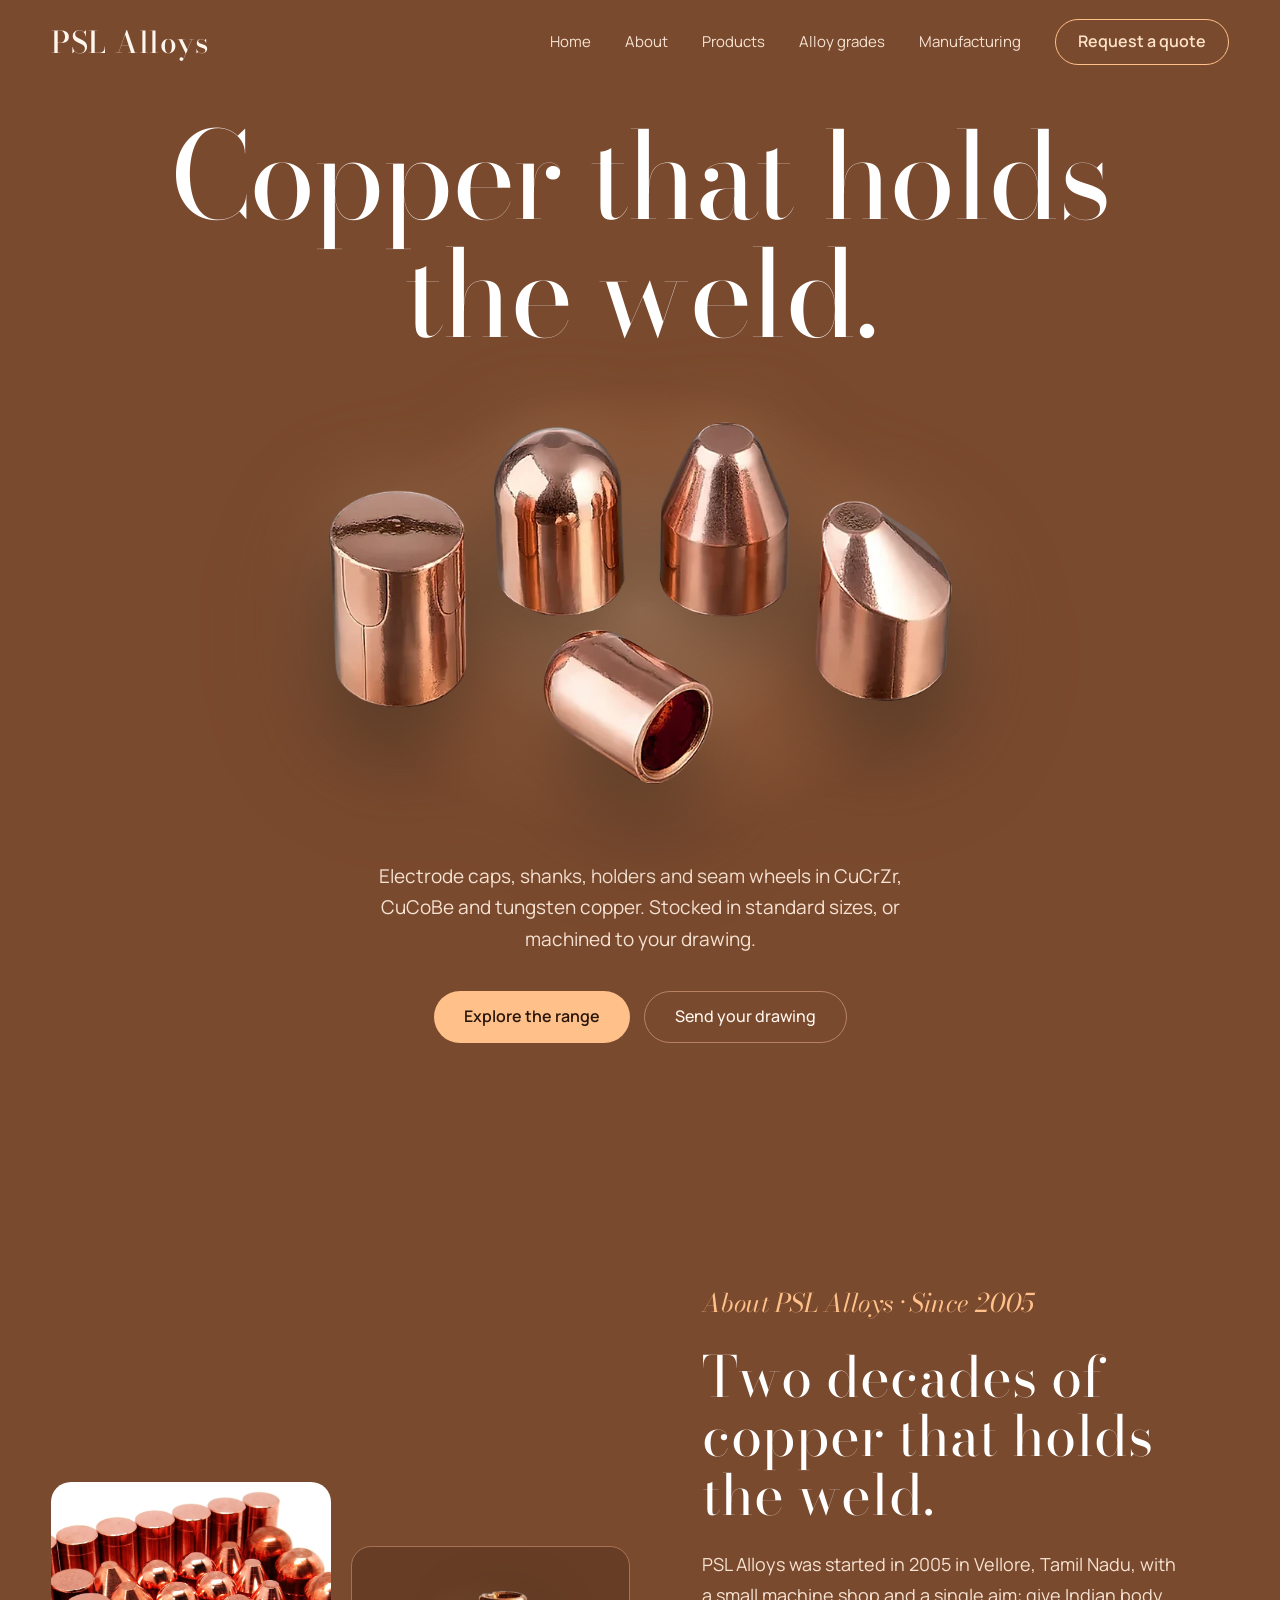
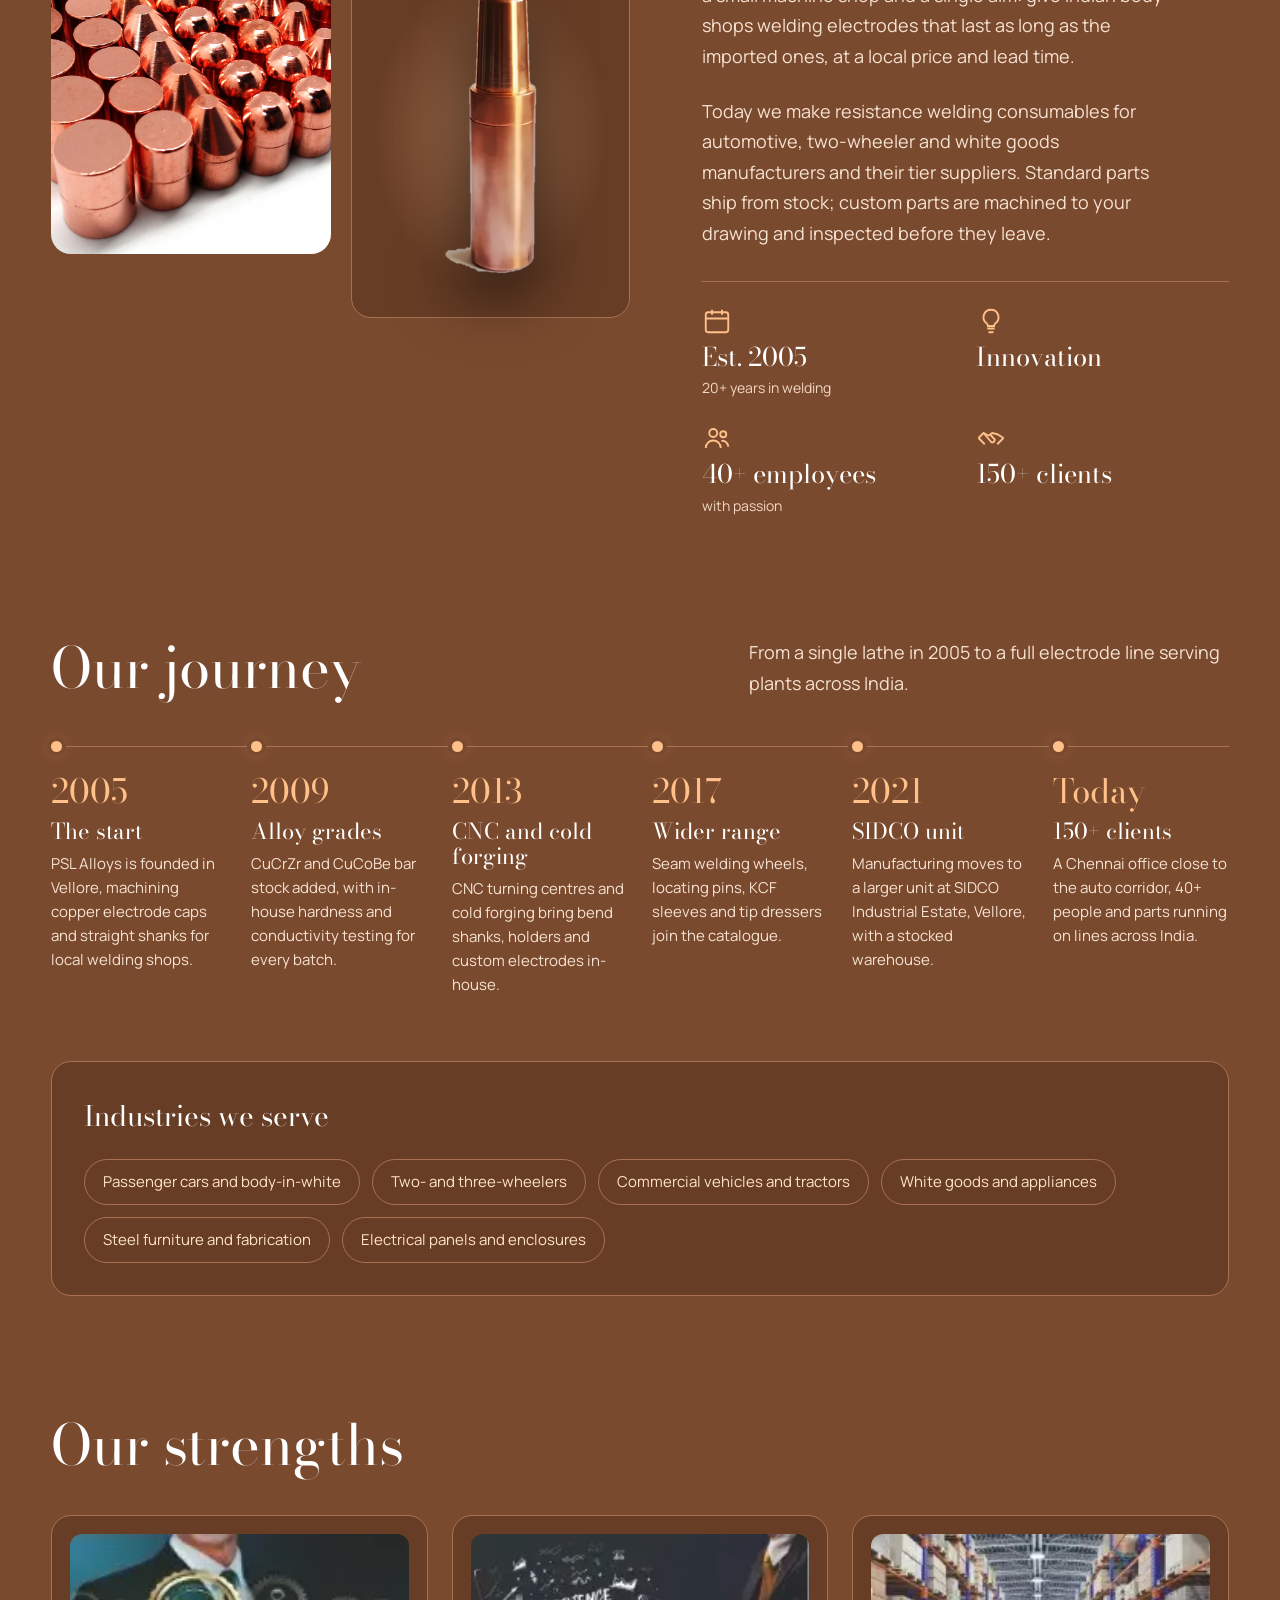
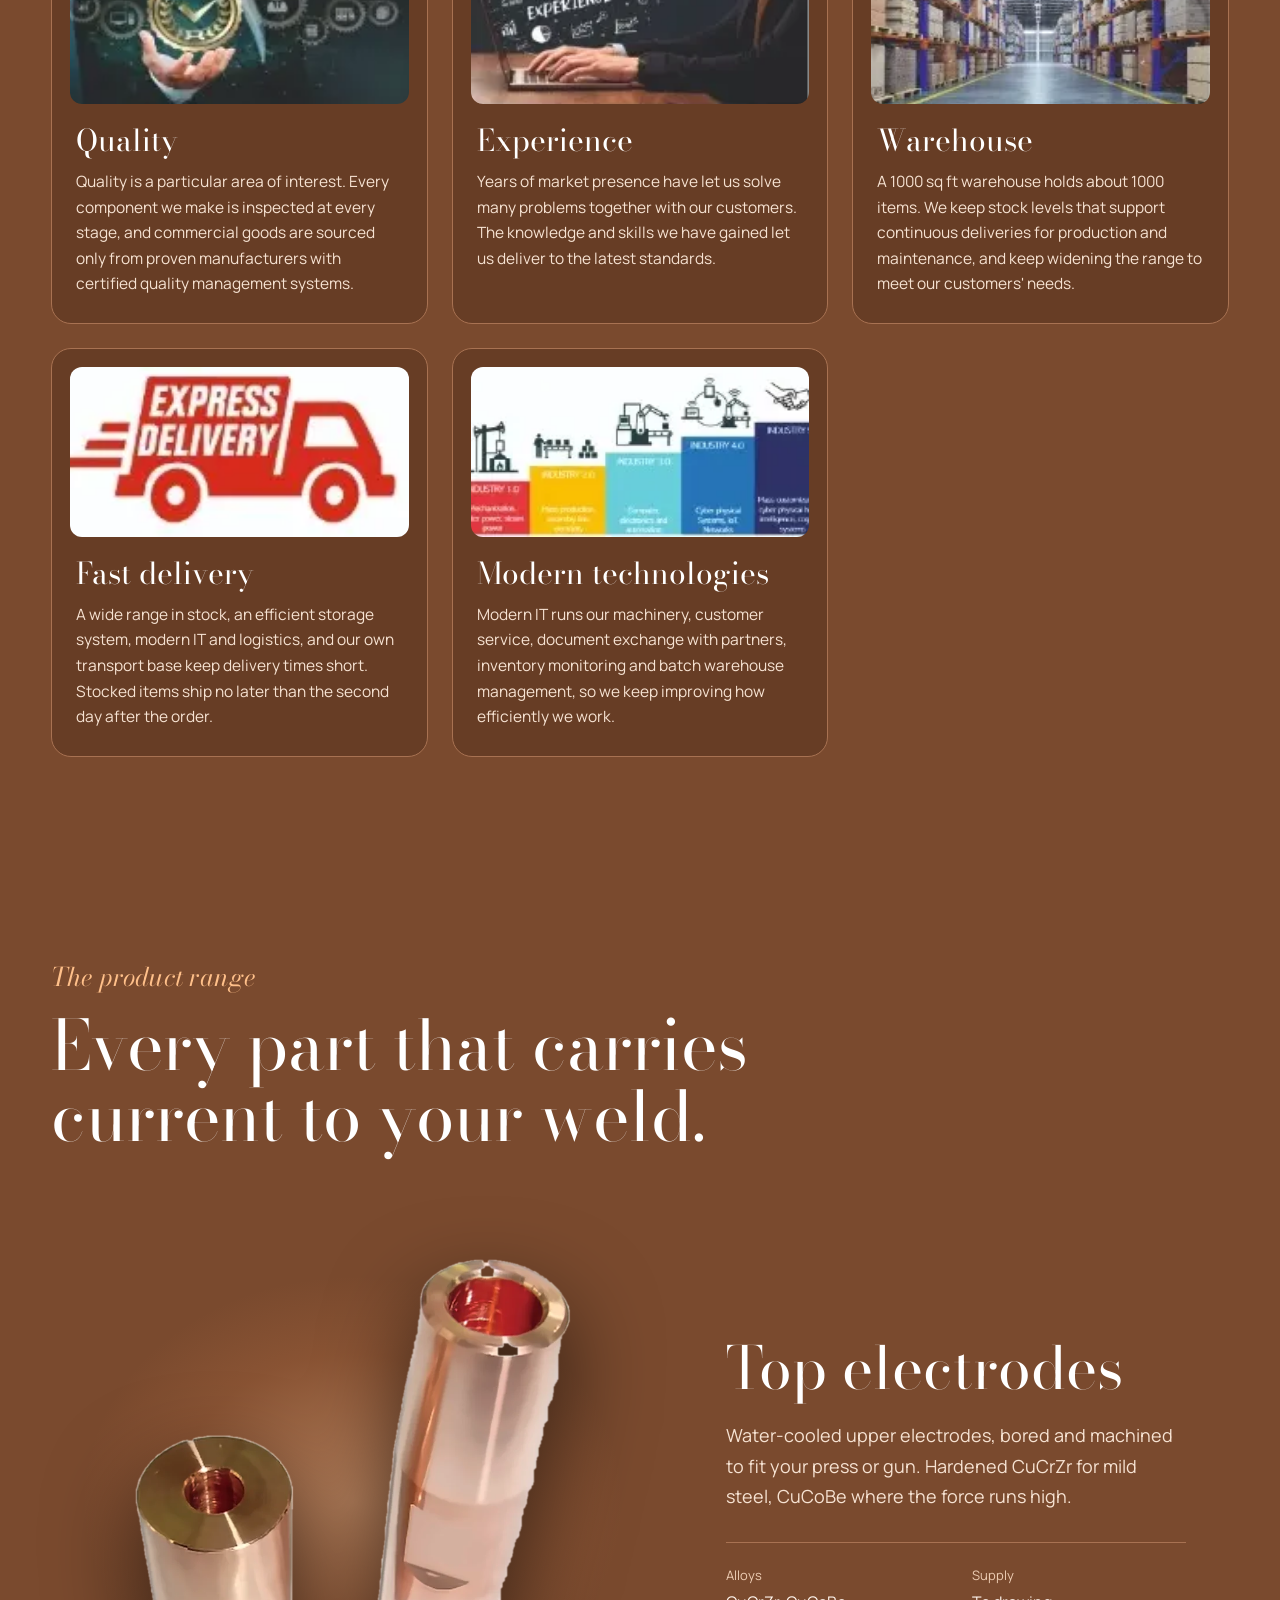
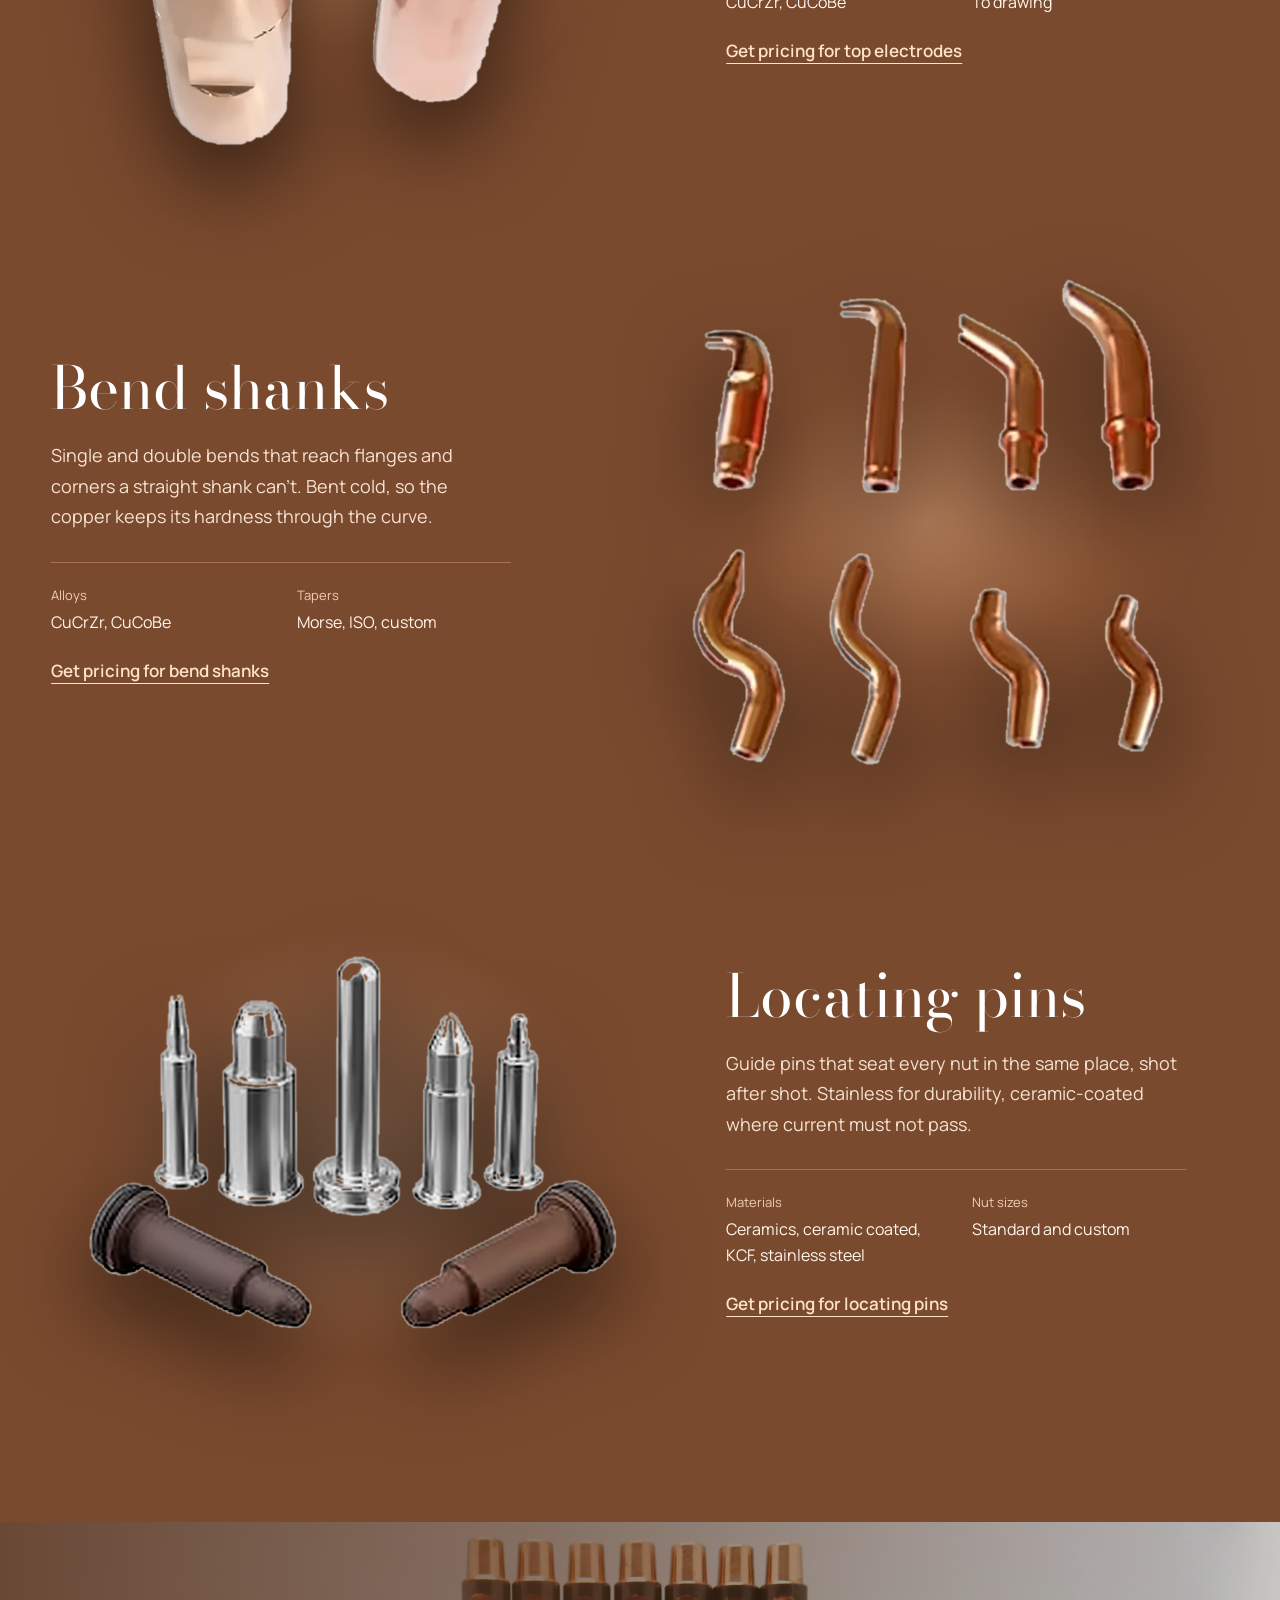
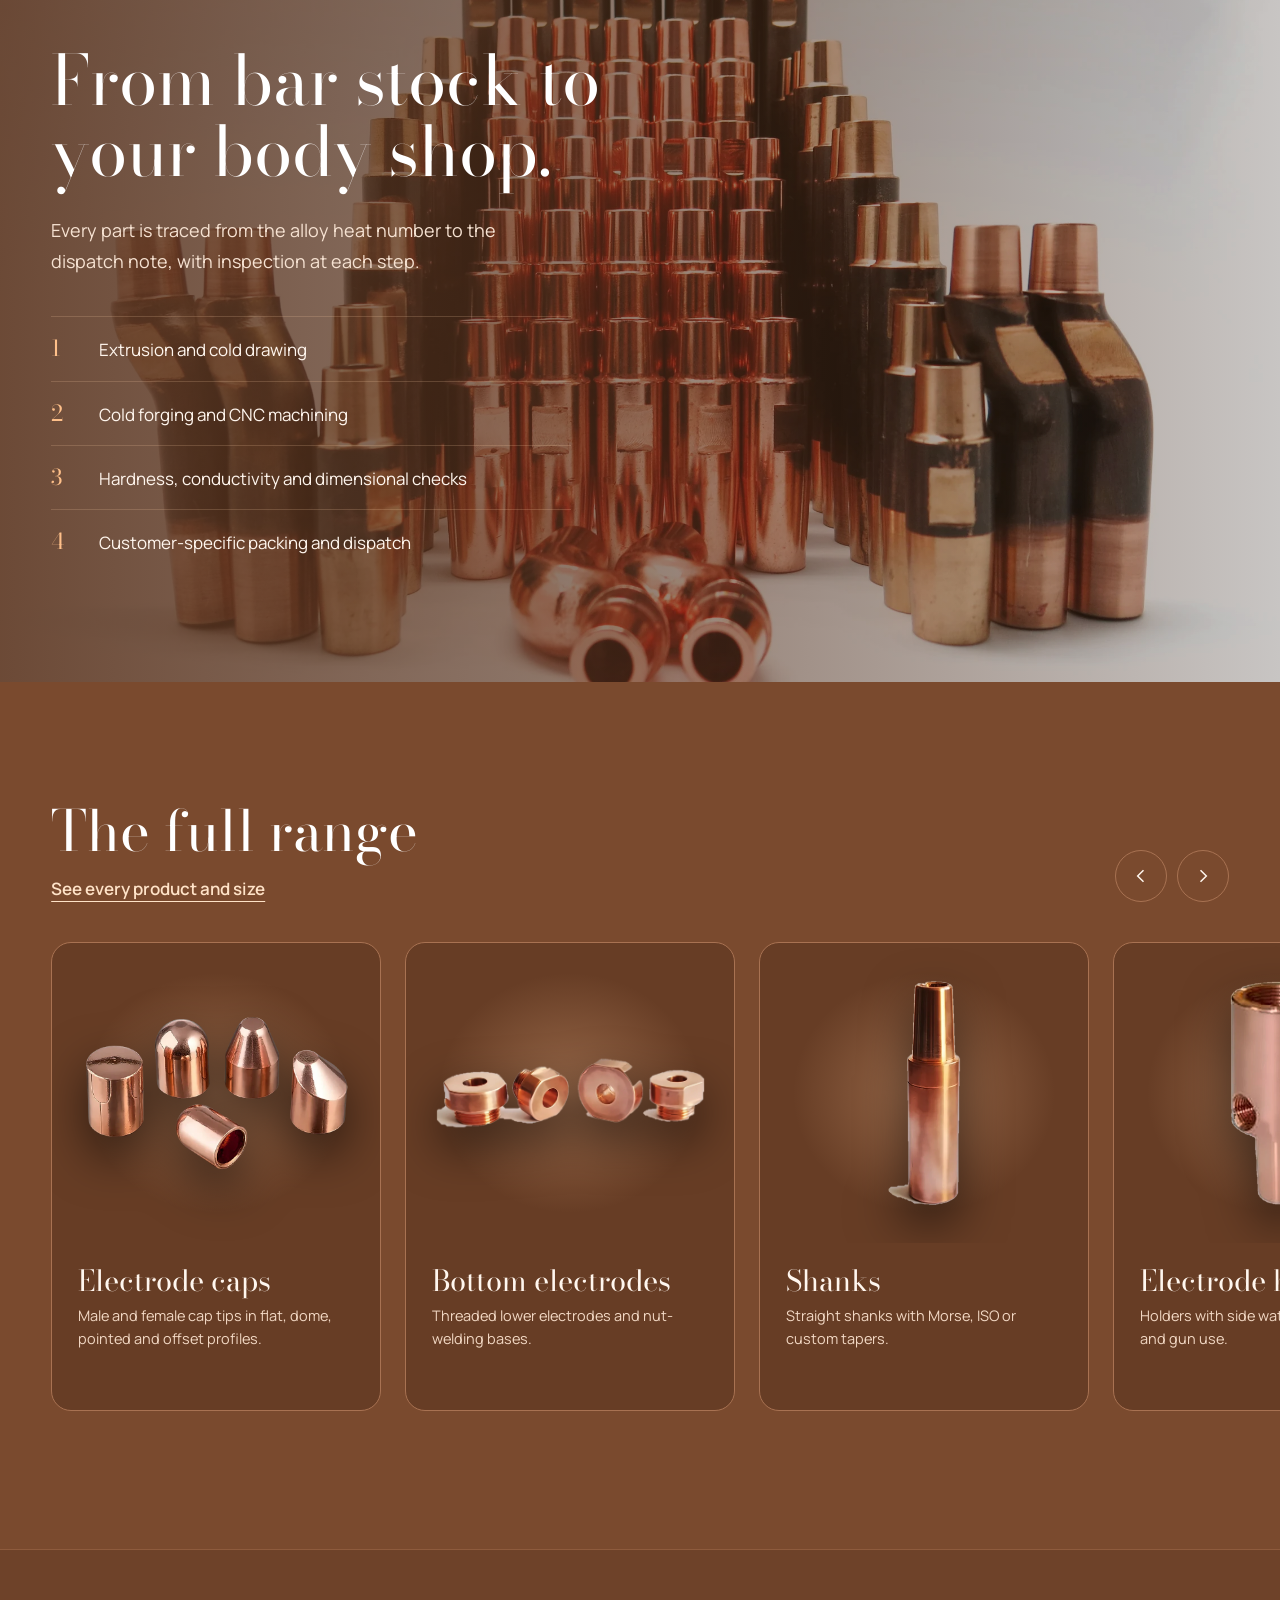
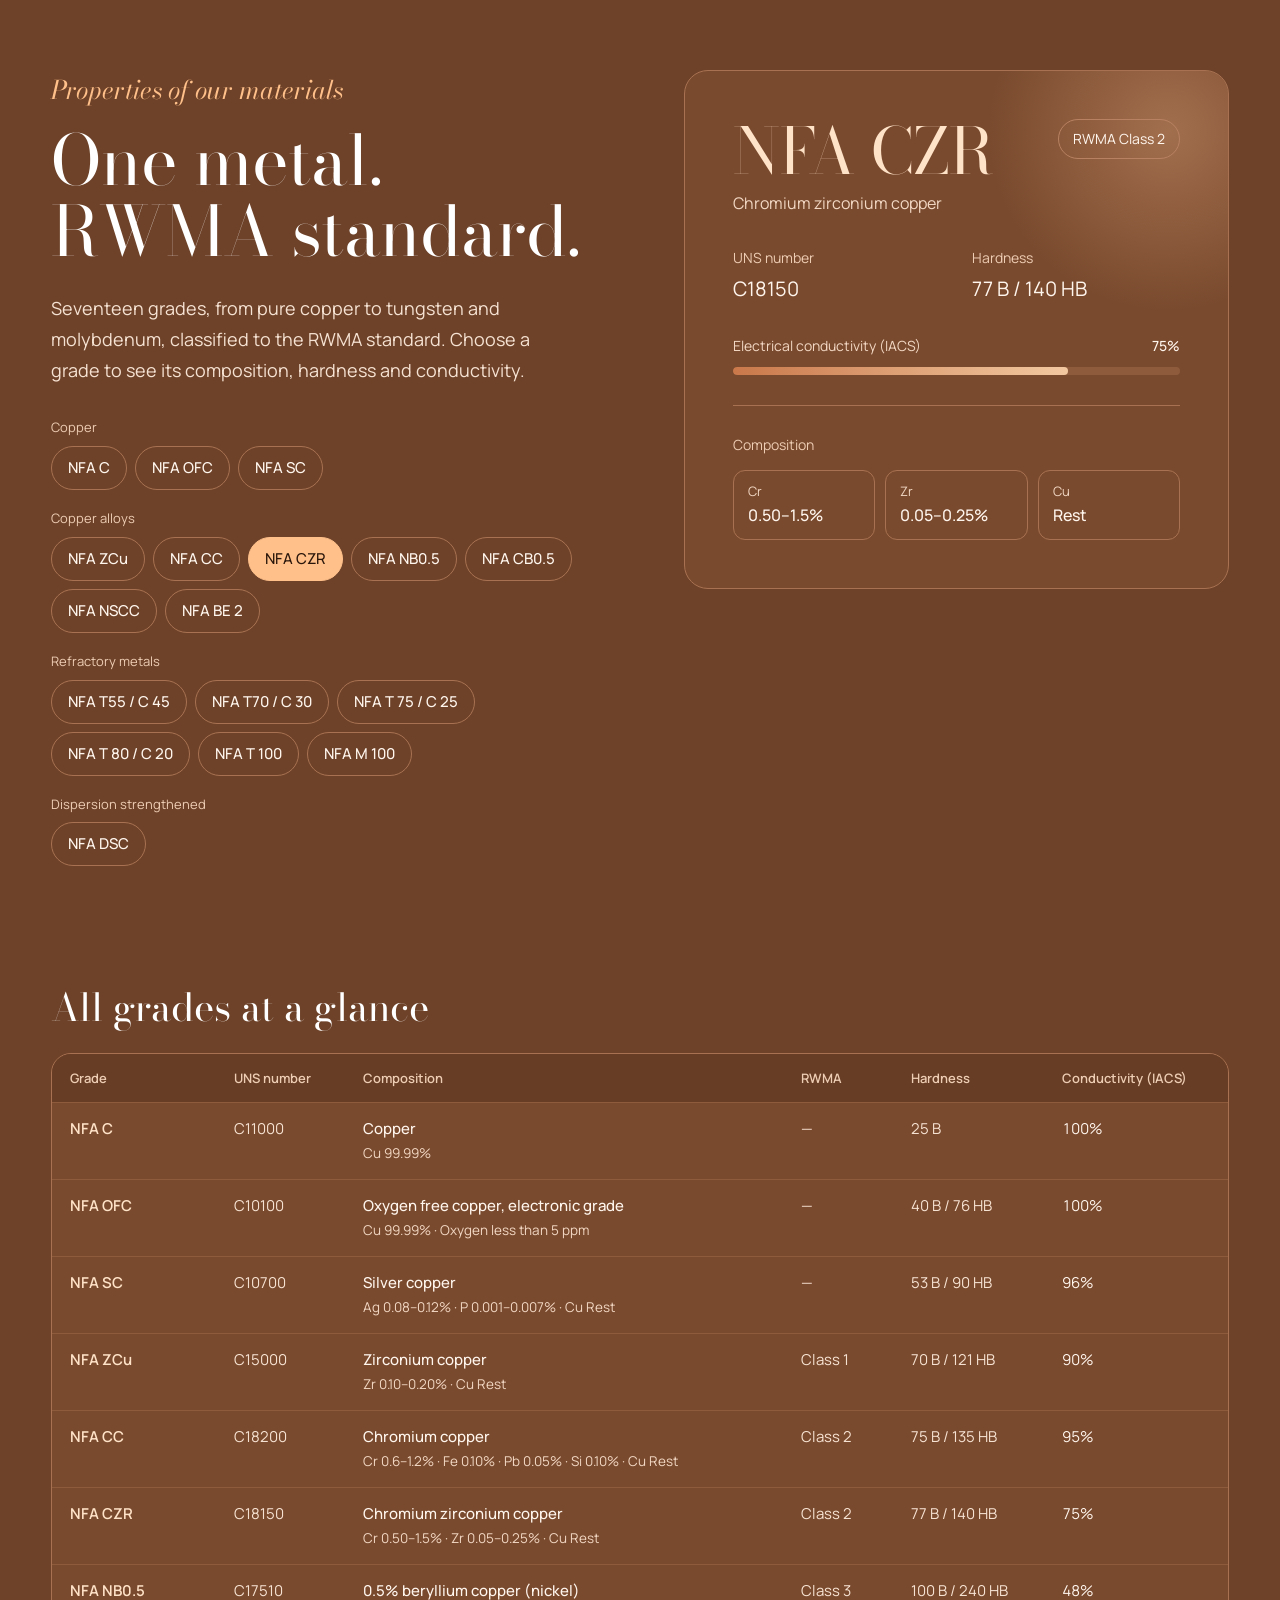
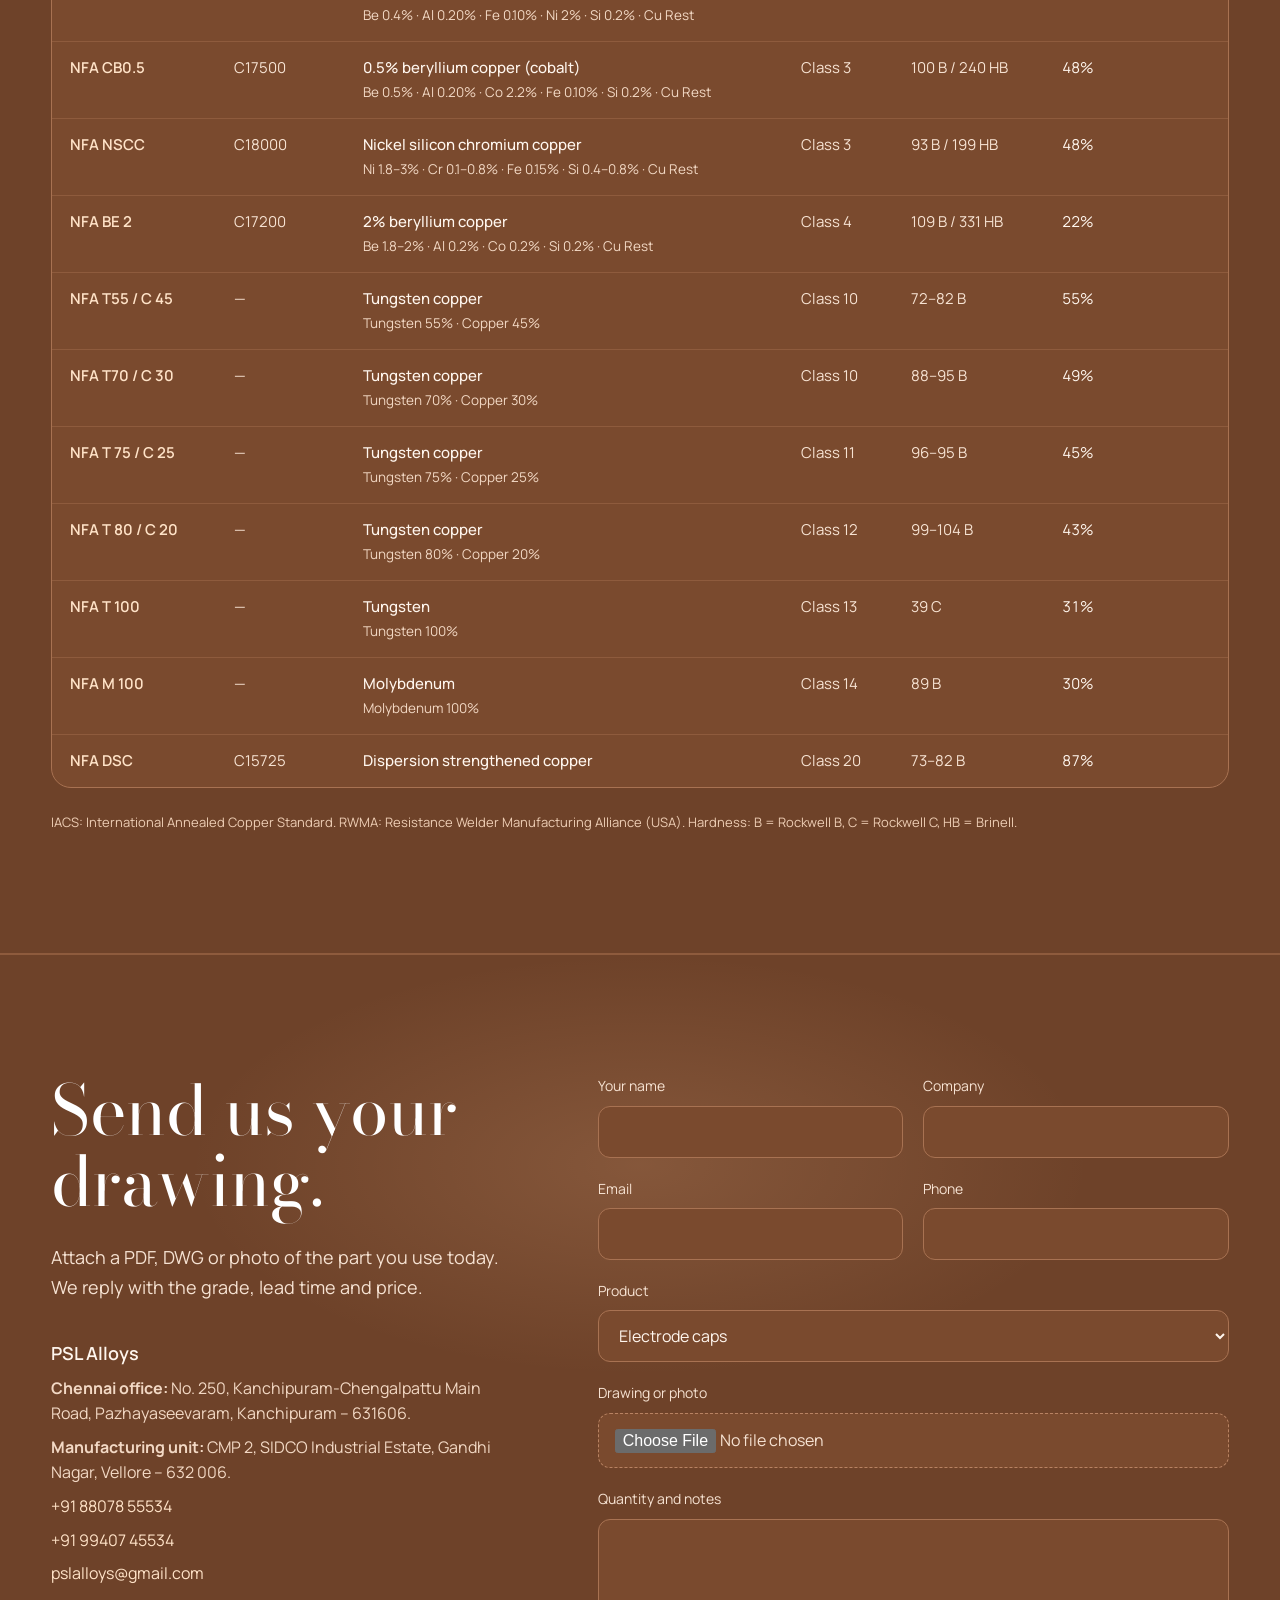
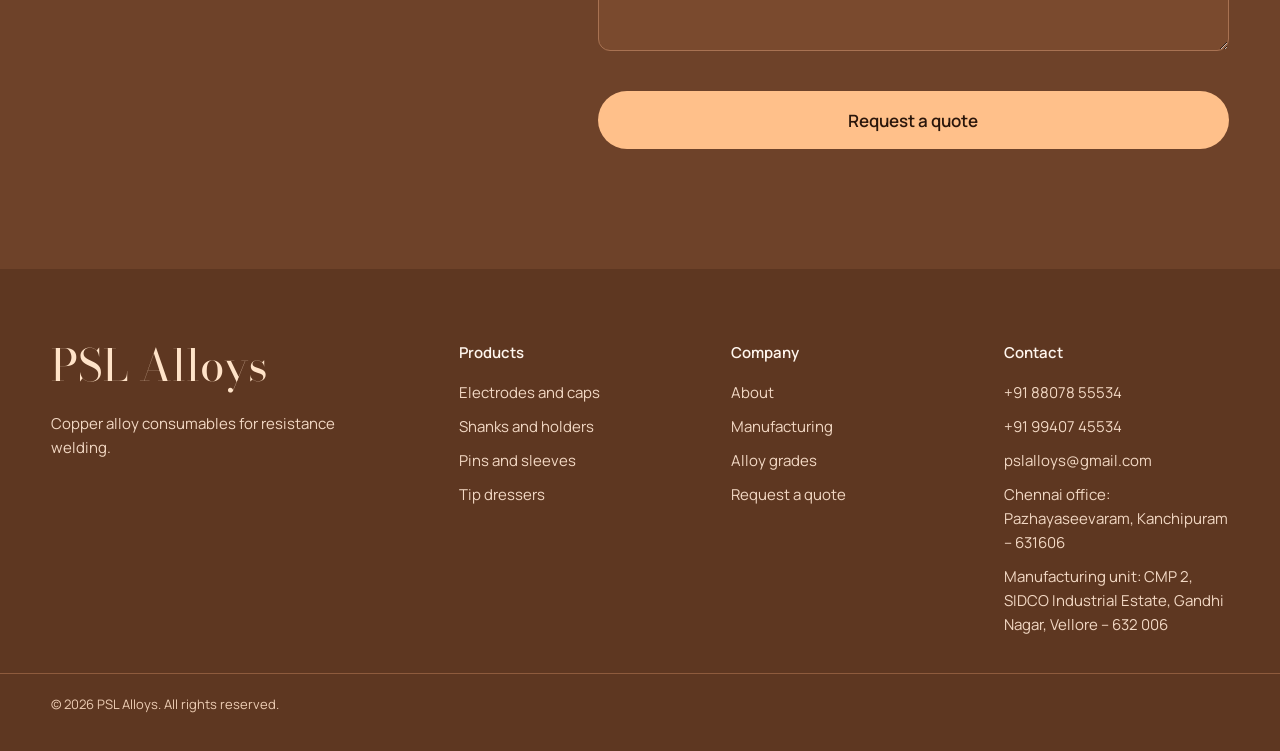
<file: index.html>
<!doctype html>
<html lang="en">
<head>
<meta charset="utf-8">
<meta name="viewport" content="width=device-width, initial-scale=1, viewport-fit=cover">
<title>PSL Alloys | Copper resistance welding electrodes, caps and shanks</title>
<meta name="description" content="PSL Alloys manufactures resistance welding consumables in CuCrZr, CuCoBe and tungsten copper: electrode caps, shanks, holders, seam wheels, pins and tip dressers.">
<meta name="theme-color" content="#7A4A2E">
<link rel="icon" href="favicon.ico" sizes="any">
<link rel="icon" href="assets/favicon.svg" type="image/svg+xml">
<link rel="icon" href="assets/favicon-32.png" type="image/png" sizes="32x32">
<link rel="apple-touch-icon" href="assets/apple-touch-icon.png">
<link rel="preconnect" href="https://fonts.googleapis.com">
<link rel="preconnect" href="https://fonts.gstatic.com" crossorigin>
<link rel="stylesheet" href="https://fonts.googleapis.com/css2?family=Bodoni+Moda:ital,opsz,wght@0,6..96,400;0,6..96,500;1,6..96,400&family=Manrope:wght@400;500;600&display=swap">
<link rel="stylesheet" href="styles.css">
</head>
<body>
<a class="skip" href="#main">Skip to content</a>

<header class="site-header" id="header">
  <div class="wrap header-inner">
    <a href="#top" class="logo">PSL Alloys</a>
    <button class="menu-btn" id="menuBtn" aria-expanded="false" aria-controls="nav" aria-label="Open menu">
      <span></span><span></span>
    </button>
    <nav id="nav" class="nav" aria-label="Main">
      <a href="#top">Home</a>
      <a href="#about">About</a>
      <a href="products.html">Products</a>
      <a href="#grades">Alloy grades</a>
      <a href="#made">Manufacturing</a>
      <a href="#quote" class="btn btn-outline">Request a quote</a>
    </nav>
  </div>
</header>

<main id="main">

<section id="top" class="hero">
  <h1>Copper that holds <br class="br-lg">the weld.</h1>
  <div class="hero-stage">
    <div class="glow hero-glow"></div>
    <img class="hero-caps" src="assets/cut-caps.webp" width="1200" height="798" alt="Five PSL copper electrode caps in flat, dome, cone and offset profiles">
  </div>
  <p class="lead">Electrode caps, shanks, holders and seam wheels in CuCrZr, CuCoBe and tungsten copper. Stocked in standard sizes, or machined to your drawing.</p>
  <div class="actions">
    <a href="#range" class="btn btn-solid">Explore the range</a>
    <a href="#quote" class="btn btn-ghost">Send your drawing</a>
  </div>
</section>

<section id="about" class="wrap about">
  <div class="about-pics">
    <img src="assets/caps-array.webp" loading="lazy" alt="Copper electrode caps in flat, dome and cone profiles">
    <div class="about-second"><img src="assets/cut-shank.webp" loading="lazy" alt="Straight copper electrode shank"></div>
  </div>
  <div class="about-copy">
    <p class="eyebrow">About PSL Alloys · Since 2005</p>
    <h2 class="h-lg">Two decades of copper that holds the weld.</h2>
    <p class="lead-left">PSL Alloys was started in 2005 in Vellore, Tamil Nadu, with a small machine shop and a single aim: give Indian body shops welding electrodes that last as long as the imported ones, at a local price and lead time.</p>
    <p class="lead-left">Today we make resistance welding consumables for automotive, two-wheeler and white goods manufacturers and their tier suppliers. Standard parts ship from stock; custom parts are machined to your drawing and inspected before they leave.</p>
    <ul class="stats">
      <li><svg viewBox="0 0 24 24" width="30" height="30" fill="none" stroke="currentColor" stroke-width="1.5" aria-hidden="true"><rect x="3" y="5" width="18" height="16" rx="2"/><path d="M3 10h18M8 3v4M16 3v4"/></svg><strong>Est. 2005</strong><span>20+ years in welding</span></li>
      <li><svg viewBox="0 0 24 24" width="30" height="30" fill="none" stroke="currentColor" stroke-width="1.5" aria-hidden="true"><path d="M9 18h6M10 21h4M12 3a6 6 0 0 0-3.6 10.8c.7.5 1.1 1.3 1.1 2.2h5c0-.9.4-1.7 1.1-2.2A6 6 0 0 0 12 3z"/></svg><strong>Innovation</strong></li>
      <li><svg viewBox="0 0 24 24" width="30" height="30" fill="none" stroke="currentColor" stroke-width="1.5" aria-hidden="true"><circle cx="9" cy="8" r="3.2"/><path d="M3 20c0-3.3 2.7-6 6-6s6 2.7 6 6"/><circle cx="17" cy="9" r="2.4"/><path d="M15.5 14.3A4.8 4.8 0 0 1 21 19"/></svg><strong>40+ employees</strong><span>with passion</span></li>
      <li><svg viewBox="0 0 24 24" width="30" height="30" fill="none" stroke="currentColor" stroke-width="1.5" aria-hidden="true"><path d="M2 12l4-4 4 2 3-2 4 1 5 3"/><path d="M6 8l6 7a1.5 1.5 0 0 0 2.2 0l.3-.3a1.5 1.5 0 0 0 0-2.1L11 9"/><path d="M2 12l5 5M22 12l-5 5"/></svg><strong>150+ clients</strong></li>
    </ul>
  </div>
</section>

<section class="history" aria-labelledby="history-h">
  <div class="wrap history-inner">
    <div class="history-head">
      <h2 id="history-h" class="h-lg">Our journey</h2>
      <p class="lead-left">From a single lathe in 2005 to a full electrode line serving plants across India.</p>
    </div>
    <ol class="timeline">
      <li><b>2005</b><h3>The start</h3><p>PSL Alloys is founded in Vellore, machining copper electrode caps and straight shanks for local welding shops.</p></li>
      <li><b>2009</b><h3>Alloy grades</h3><p>CuCrZr and CuCoBe bar stock added, with in-house hardness and conductivity testing for every batch.</p></li>
      <li><b>2013</b><h3>CNC and cold forging</h3><p>CNC turning centres and cold forging bring bend shanks, holders and custom electrodes in-house.</p></li>
      <li><b>2017</b><h3>Wider range</h3><p>Seam welding wheels, locating pins, KCF sleeves and tip dressers join the catalogue.</p></li>
      <li><b>2021</b><h3>SIDCO unit</h3><p>Manufacturing moves to a larger unit at SIDCO Industrial Estate, Vellore, with a stocked warehouse.</p></li>
      <li><b>Today</b><h3>150+ clients</h3><p>A Chennai office close to the auto corridor, 40+ people and parts running on lines across India.</p></li>
    </ol>
    <div class="industries">
      <h3>Industries we serve</h3>
      <ul>
        <li>Passenger cars and body-in-white</li>
        <li>Two- and three-wheelers</li>
        <li>Commercial vehicles and tractors</li>
        <li>White goods and appliances</li>
        <li>Steel furniture and fabrication</li>
        <li>Electrical panels and enclosures</li>
      </ul>
    </div>
  </div>
</section>

<section class="strengths" aria-labelledby="strengths-h">
  <div class="wrap">
    <h2 id="strengths-h" class="h-lg">Our strengths</h2>
    <div class="strength-grid">
      <article class="strength">
        <img src="assets/about-quality.webp" width="206" height="92" loading="lazy" alt="Hand holding a quality seal surrounded by process icons">
        <h3>Quality</h3>
        <p>Quality is a particular area of interest. Every component we make is inspected at every stage, and commercial goods are sourced only from proven manufacturers with certified quality management systems.</p>
      </article>
      <article class="strength">
        <img src="assets/about-experience.webp" width="210" height="112" loading="lazy" alt="Engineer at a laptop with the word Experience">
        <h3>Experience</h3>
        <p>Years of market presence have let us solve many problems together with our customers. The knowledge and skills we have gained let us deliver to the latest standards.</p>
      </article>
      <article class="strength">
        <img src="assets/about-warehouse.webp" width="222" height="120" loading="lazy" alt="Warehouse aisle with stocked racks">
        <h3>Warehouse</h3>
        <p>A 1000 sq ft warehouse holds about 1000 items. We keep stock levels that support continuous deliveries for production and maintenance, and keep widening the range to meet our customers' needs.</p>
      </article>
      <article class="strength">
        <img src="assets/about-delivery.webp" width="200" height="90" loading="lazy" alt="Express delivery truck illustration">
        <h3>Fast delivery</h3>
        <p>A wide range in stock, an efficient storage system, modern IT and logistics, and our own transport base keep delivery times short. Stocked items ship no later than the second day after the order.</p>
      </article>
      <article class="strength">
        <img src="assets/about-technology.webp" width="245" height="110" loading="lazy" alt="Industry 1.0 to 5.0 progression graphic">
        <h3>Modern technologies</h3>
        <p>Modern IT runs our machinery, customer service, document exchange with partners, inventory monitoring and batch warehouse management, so we keep improving how efficiently we work.</p>
      </article>
    </div>
  </div>
</section>

<section id="range" class="wrap section-intro">
  <p class="eyebrow">The product range</p>
  <h2 class="h-xl">Every part that carries current to your weld.</h2>
</section>

<section class="wrap showcase">
  <div class="stage reveal">
    <div class="glow"></div>
    <img src="assets/cut-top-electrodes.webp" loading="lazy" alt="Two water-cooled copper top electrodes" style="max-width:78%">
  </div>
  <div class="copy">
    <h3>Top electrodes</h3>
    <p>Water-cooled upper electrodes, bored and machined to fit your press or gun. Hardened CuCrZr for mild steel, CuCoBe where the force runs high.</p>
    <dl><div><dt>Alloys</dt><dd>CuCrZr, CuCoBe</dd></div><div><dt>Supply</dt><dd>To drawing</dd></div></dl>
    <a href="#quote" class="text-link" data-product="Top electrodes">Get pricing for top electrodes</a>
  </div>
</section>

<section class="wrap showcase flip">
  <div class="stage reveal">
    <div class="glow"></div>
    <img src="assets/cut-bend-shanks.webp" loading="lazy" alt="Eight copper bend shanks in single and double bends" style="max-width:88%">
  </div>
  <div class="copy">
    <h3>Bend shanks</h3>
    <p>Single and double bends that reach flanges and corners a straight shank can't. Bent cold, so the copper keeps its hardness through the curve.</p>
    <dl><div><dt>Alloys</dt><dd>CuCrZr, CuCoBe</dd></div><div><dt>Tapers</dt><dd>Morse, ISO, custom</dd></div></dl>
    <a href="#quote" class="text-link" data-product="Bend shanks">Get pricing for bend shanks</a>
  </div>
</section>

<section class="wrap showcase last">
  <div class="stage reveal">
    <div class="glow glow-steel"></div>
    <img src="assets/cut-pins.webp" loading="lazy" alt="Stainless steel and ceramic-coated nut locating pins" style="max-width:90%">
  </div>
  <div class="copy">
    <h3>Locating pins</h3>
    <p>Guide pins that seat every nut in the same place, shot after shot. Stainless for durability, ceramic-coated where current must not pass.</p>
    <dl><div><dt>Materials</dt><dd>Ceramics, ceramic coated, KCF, stainless steel</dd></div><div><dt>Nut sizes</dt><dd>Standard and custom</dd></div></dl>
    <a href="#quote" class="text-link" data-product="Locating pins">Get pricing for locating pins</a>
  </div>
</section>

<section id="made" class="made">
  <img class="made-bg" src="assets/hero-shanks.webp" loading="lazy" alt="Rows of PSL copper shanks and bend shanks">
  <div class="made-shade"></div>
  <div class="wrap made-inner">
    <h2 class="h-xl">From bar stock to your body shop.</h2>
    <p class="lead-left">Every part is traced from the alloy heat number to the dispatch note, with inspection at each step.</p>
    <ol class="steps">
      <li><span>1</span>Extrusion and cold drawing</li>
      <li><span>2</span>Cold forging and CNC machining</li>
      <li><span>3</span>Hardness, conductivity and dimensional checks</li>
      <li><span>4</span>Customer-specific packing and dispatch</li>
    </ol>
  </div>
</section>

<section class="range-strip" aria-labelledby="full-range">
  <div class="wrap strip-head">
    <div><h2 id="full-range" class="h-lg">The full range</h2><a href="products.html" class="text-link strip-link">See every product and size</a></div>
    <div class="strip-ctrl">
      <button type="button" class="round" id="stripPrev" aria-label="Scroll products left"><svg viewBox="0 0 24 24" width="20" height="20" fill="none" stroke="currentColor" stroke-width="1.8"><path d="M15 5l-7 7 7 7"/></svg></button>
      <button type="button" class="round" id="stripNext" aria-label="Scroll products right"><svg viewBox="0 0 24 24" width="20" height="20" fill="none" stroke="currentColor" stroke-width="1.8"><path d="M9 5l7 7-7 7"/></svg></button>
    </div>
  </div>
  <div class="strip" id="strip" tabindex="0" aria-label="All products, scroll sideways">
    <a href="#quote" class="tile" data-product="Electrode caps"><div class="tile-img lit"><img src="assets/cut-caps.webp" loading="lazy" alt="Copper electrode caps"></div><div class="tile-body"><h3>Electrode caps</h3><p>Male and female cap tips in flat, dome, pointed and offset profiles.</p></div></a>
    <a href="#quote" class="tile" data-product="Bottom electrodes"><div class="tile-img lit"><img src="assets/cut-bottom-electrodes.webp" loading="lazy" alt="Threaded copper bottom electrodes"></div><div class="tile-body"><h3>Bottom electrodes</h3><p>Threaded lower electrodes and nut-welding bases.</p></div></a>
    <a href="#quote" class="tile" data-product="Shanks"><div class="tile-img lit"><img src="assets/cut-shank.webp" loading="lazy" alt="Straight copper electrode shank"></div><div class="tile-body"><h3>Shanks</h3><p>Straight shanks with Morse, ISO or custom tapers.</p></div></a>
    <a href="#quote" class="tile" data-product="Electrode holders"><div class="tile-img lit"><img src="assets/cut-holder.webp" loading="lazy" alt="Copper electrode holder with side water port"></div><div class="tile-body"><h3>Electrode holders</h3><p>Holders with side water ports for press and gun use.</p></div></a>
    <a href="#quote" class="tile" data-product="Seam welding wheels"><div class="tile-img"><img class="cover" src="assets/seam-wheels.webp" loading="lazy" alt="Copper seam welding wheels and hubs"></div><div class="tile-body"><h3>Seam welding wheels</h3><p>Blanks or machined wheels up to Ø 250 mm, with hubs.</p></div></a>
    <a href="#quote" class="tile" data-product="Bolt welding electrodes"><div class="tile-img lit"><svg width="170" height="130" viewBox="0 0 120 90" fill="none" stroke="#FFC08A" stroke-width="1.4" aria-hidden="true"><rect x="36" y="30" width="48" height="52"/><rect x="46" y="14" width="28" height="16" fill="#5E3721"/><line x1="60" y1="14" x2="60" y2="30"/></svg></div><div class="tile-body"><h3>Bolt welding electrodes</h3><p>Projection electrodes with tungsten or moly inserts.</p></div></a>
    <a href="#quote" class="tile" data-product="KCF sleeves"><div class="tile-img"><img class="cover" src="assets/kcf-sleeves.webp" loading="lazy" alt="Grey KCF insulating sleeves"></div><div class="tile-body"><h3>KCF sleeves</h3><p>Insulating sleeves that keep current out of the pin.</p></div></a>
    <a href="#quote" class="tile" data-product="Springs"><div class="tile-img lit steel"><img src="assets/cut-springs.webp" loading="lazy" alt="Four compression springs"></div><div class="tile-body"><h3>Springs</h3><p>Return springs for projection and nut-feed electrodes.</p></div></a>
    <a href="#quote" class="tile" data-product="Tip dressers"><div class="tile-img"><img class="cover" src="assets/tip-dresser.webp" loading="lazy" alt="Pneumatic tip dresser with cutter blades"></div><div class="tile-body"><h3>Tip dressers</h3><p>Pneumatic dressers and blades that restore cap faces.</p></div></a>
  </div>
</section>

<section id="grades" class="grades">
  <div class="wrap grades-inner">
    <div class="grades-copy">
      <p class="eyebrow">Properties of our materials</p>
      <h2 class="h-xl">One metal. RWMA standard.</h2>
      <p class="lead-left">Seventeen grades, from pure copper to tungsten and molybdenum, classified to the RWMA standard. Choose a grade to see its composition, hardness and conductivity.</p>
      <div class="grade-groups" id="gradePills" role="group" aria-label="Alloy grades"></div>
    </div>
    <div class="grade-card" aria-live="polite">
      <div class="gc-glow"></div>
      <div class="gc-top">
        <div><div class="gc-name" id="gName"></div><div class="gc-full" id="gFull"></div></div>
        <span class="chip" id="gRwma"></span>
      </div>
      <dl class="gc-specs">
        <div><dt>UNS number</dt><dd id="gUns"></dd></div>
        <div><dt>Hardness</dt><dd id="gHard"></dd></div>
      </dl>
      <div class="meter"><div class="meter-row"><span>Electrical conductivity (IACS)</span><strong id="gCondL"></strong></div><div class="bar"><i id="gCond" class="fill-cu"></i></div></div>
      <div class="gc-use"><span>Composition</span><ul class="comp" id="gComp"></ul></div>
    </div>
  </div>
  <div class="wrap grade-table-wrap">
    <h3 class="h-md">All grades at a glance</h3>
    <div class="table-scroll" tabindex="0" role="region" aria-label="Properties of all grades, scroll sideways on small screens">
      <table class="grade-table">
        <thead><tr><th scope="col">Grade</th><th scope="col">UNS number</th><th scope="col">Composition</th><th scope="col">RWMA</th><th scope="col">Hardness</th><th scope="col">Conductivity (IACS)</th></tr></thead>
        <tbody id="gradeRows"></tbody>
      </table>
    </div>
    <p class="fine">IACS: International Annealed Copper Standard. RWMA: Resistance Welder Manufacturing Alliance (USA). Hardness: B = Rockwell B, C = Rockwell C, HB = Brinell.</p>
  </div>
</section>

<section id="quote" class="quote">
  <div class="quote-glow"></div>
  <div class="wrap quote-inner">
    <div class="quote-copy">
      <h2 class="h-xl">Send us your drawing.</h2>
      <p class="lead-left">Attach a PDF, DWG or photo of the part you use today. We reply with the grade, lead time and price.</p>
      <address>
        <strong>PSL Alloys</strong>
        <span><b>Chennai office:</b> No. 250, Kanchipuram-Chengalpattu Main Road, Pazhayaseevaram, Kanchipuram – 631606.</span>
        <span><b>Manufacturing unit:</b> CMP 2, SIDCO Industrial Estate, Gandhi Nagar, Vellore – 632 006.</span>
        <a href="tel:+918807855534">+91 88078 55534</a>
        <a href="tel:+919940745534">+91 99407 45534</a>
        <a href="mailto:pslalloys@gmail.com">pslalloys@gmail.com</a>
      </address>
    </div>
    <form id="quoteForm" class="form" novalidate>
      <label>Your name<input type="text" name="name" autocomplete="name" required></label>
      <label>Company<input type="text" name="company" autocomplete="organization"></label>
      <label>Email<input type="email" name="email" autocomplete="email" required></label>
      <label>Phone<input type="tel" name="phone" autocomplete="tel"></label>
      <label class="span2">Product<select name="product" id="productSelect">
        <option>Electrode caps</option><option>Top electrodes</option><option>Bottom electrodes</option><option>Shanks</option><option>Bend shanks</option><option>Electrode holders</option><option>Bolt welding electrodes</option><option>Seam welding wheels</option><option>Locating pins</option><option>KCF sleeves</option><option>Springs</option><option>Tip dressers</option><option>Other / custom part</option>
      </select></label>
      <label class="span2">Drawing or photo<input type="file" name="drawing" accept=".pdf,.dwg,.dxf,.step,.stp,image/*"></label>
      <label class="span2">Quantity and notes<textarea name="notes" rows="4"></textarea></label>
      <label class="hp" aria-hidden="true">Leave this empty<input type="text" name="website" tabindex="-1" autocomplete="off"></label>
      <p class="form-msg span2" id="formMsg" role="status"></p>
      <button type="submit" class="btn btn-solid span2">Request a quote</button>
    </form>
  </div>
</section>

</main>

<footer class="footer">
  <div class="wrap foot-grid">
    <div><div class="foot-logo">PSL Alloys</div><p>Copper alloy consumables for resistance welding.</p></div>
    <div><h4>Products</h4><a href="products.html#captips">Electrodes and caps</a><a href="products.html#shanks">Shanks and holders</a><a href="products.html#pins">Pins and sleeves</a><a href="products.html#dressers">Tip dressers</a></div>
    <div><h4>Company</h4><a href="#about">About</a><a href="#made">Manufacturing</a><a href="#grades">Alloy grades</a><a href="#quote">Request a quote</a></div>
    <div><h4>Contact</h4><a href="tel:+918807855534">+91 88078 55534</a><a href="tel:+919940745534">+91 99407 45534</a><a href="mailto:pslalloys@gmail.com">pslalloys@gmail.com</a><span>Chennai office: Pazhayaseevaram, Kanchipuram – 631606</span><span>Manufacturing unit: CMP 2, SIDCO Industrial Estate, Gandhi Nagar, Vellore – 632 006</span></div>
  </div>
  <div class="wrap foot-base">© <span id="year">2026</span> PSL Alloys. All rights reserved.</div>
</footer>

<script src="main.js"></script>
</body>
</html>
</file>
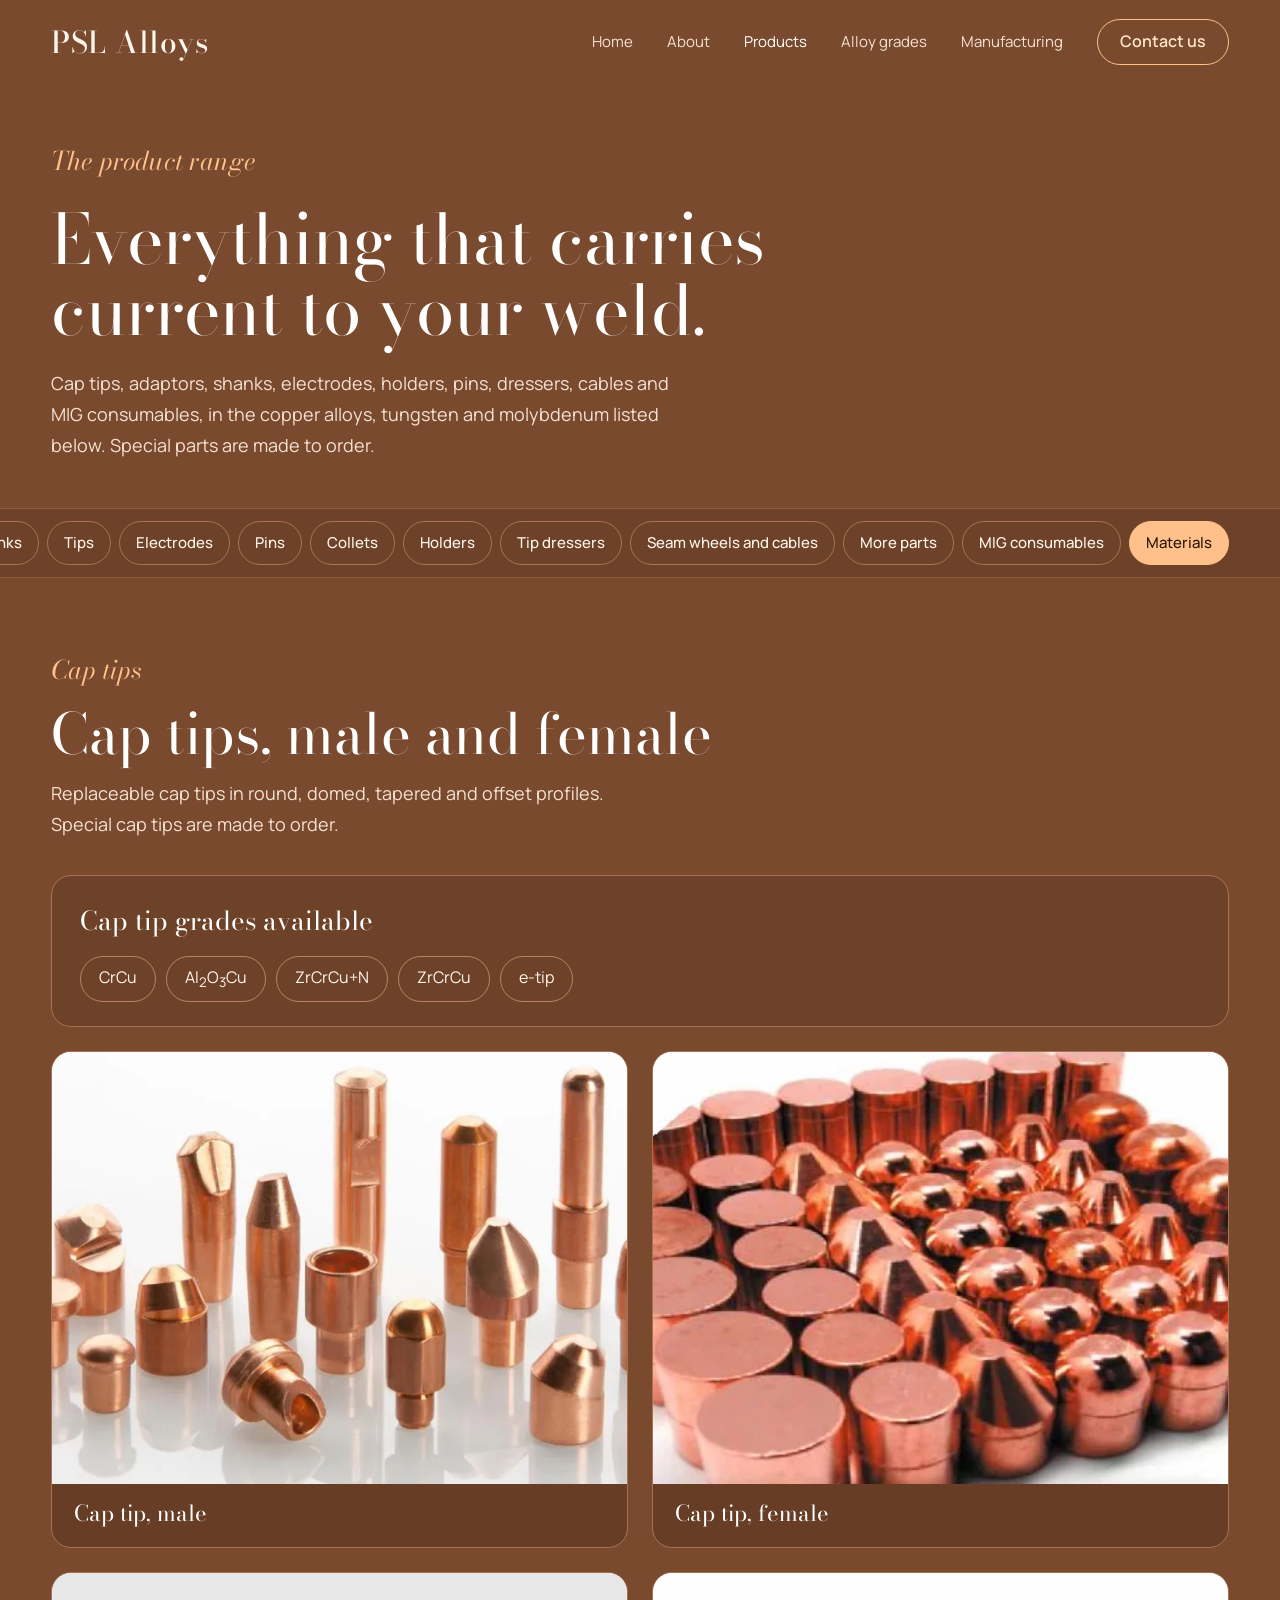
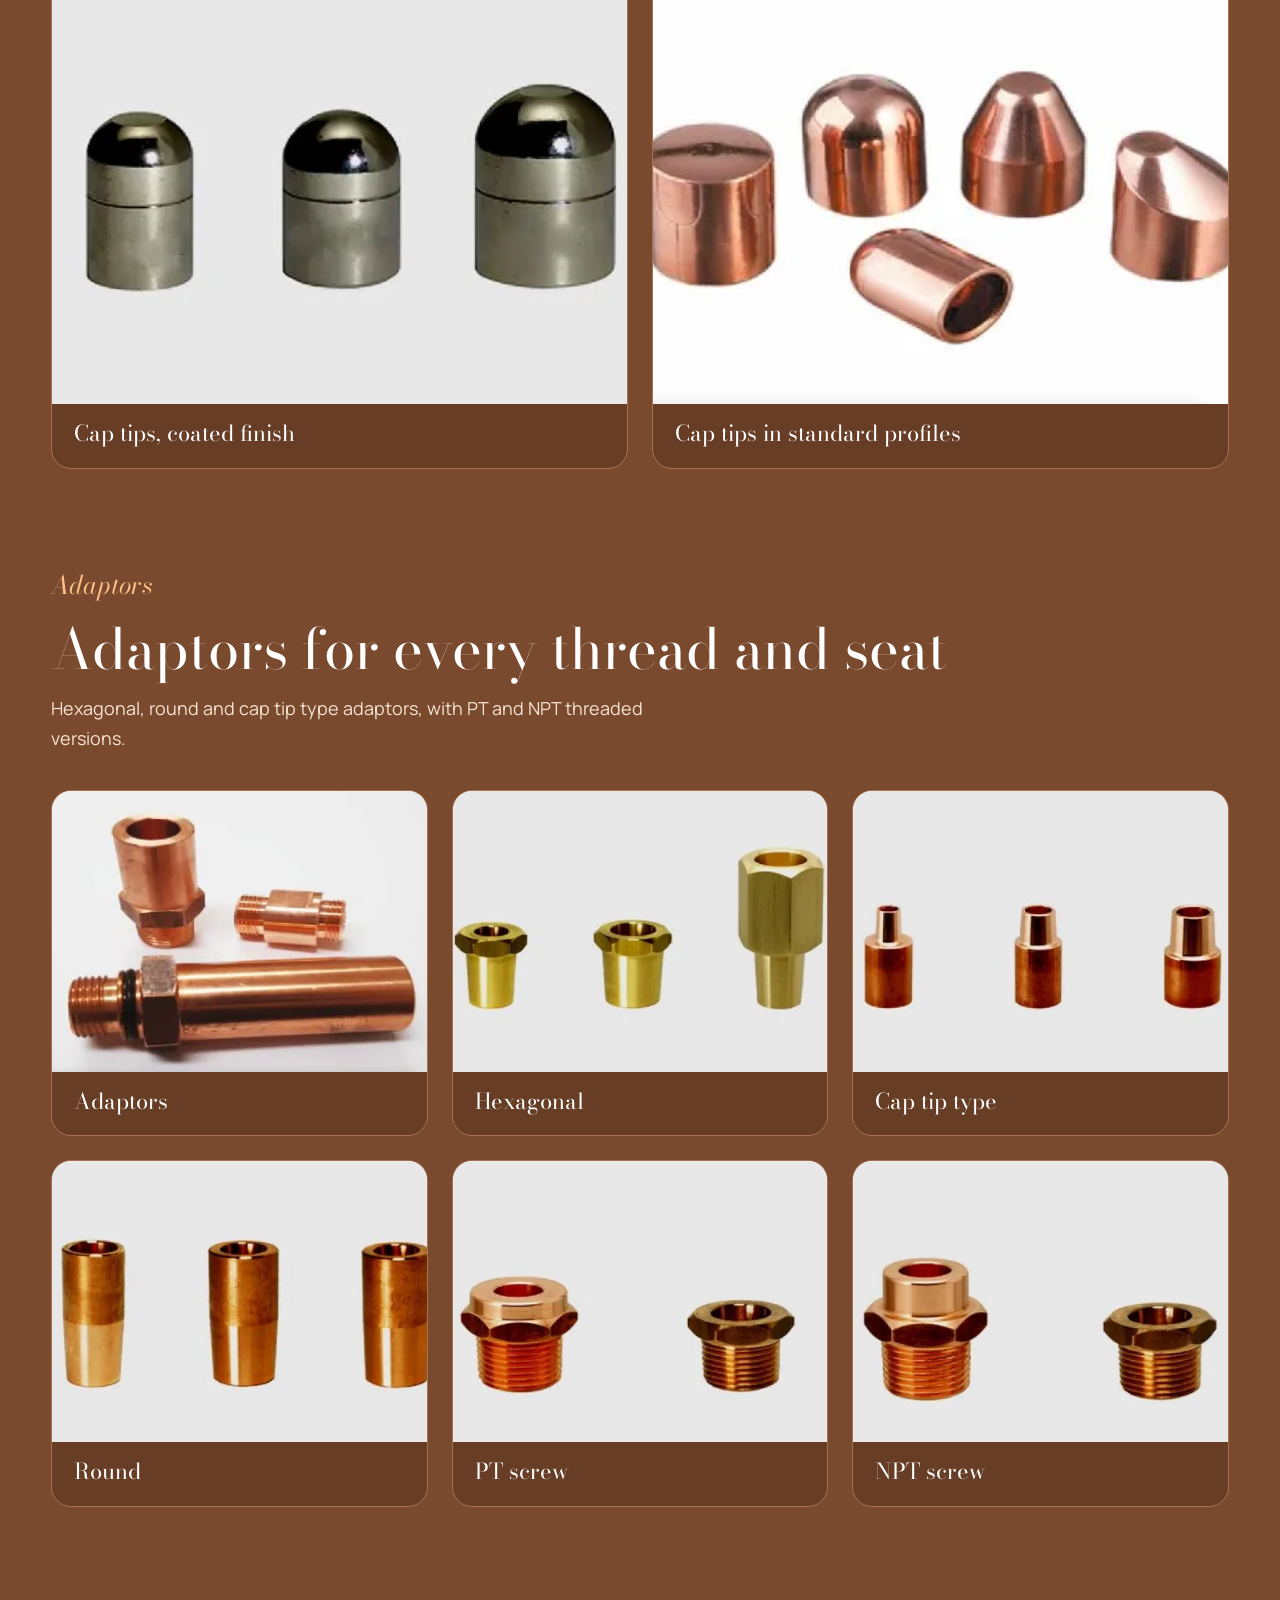
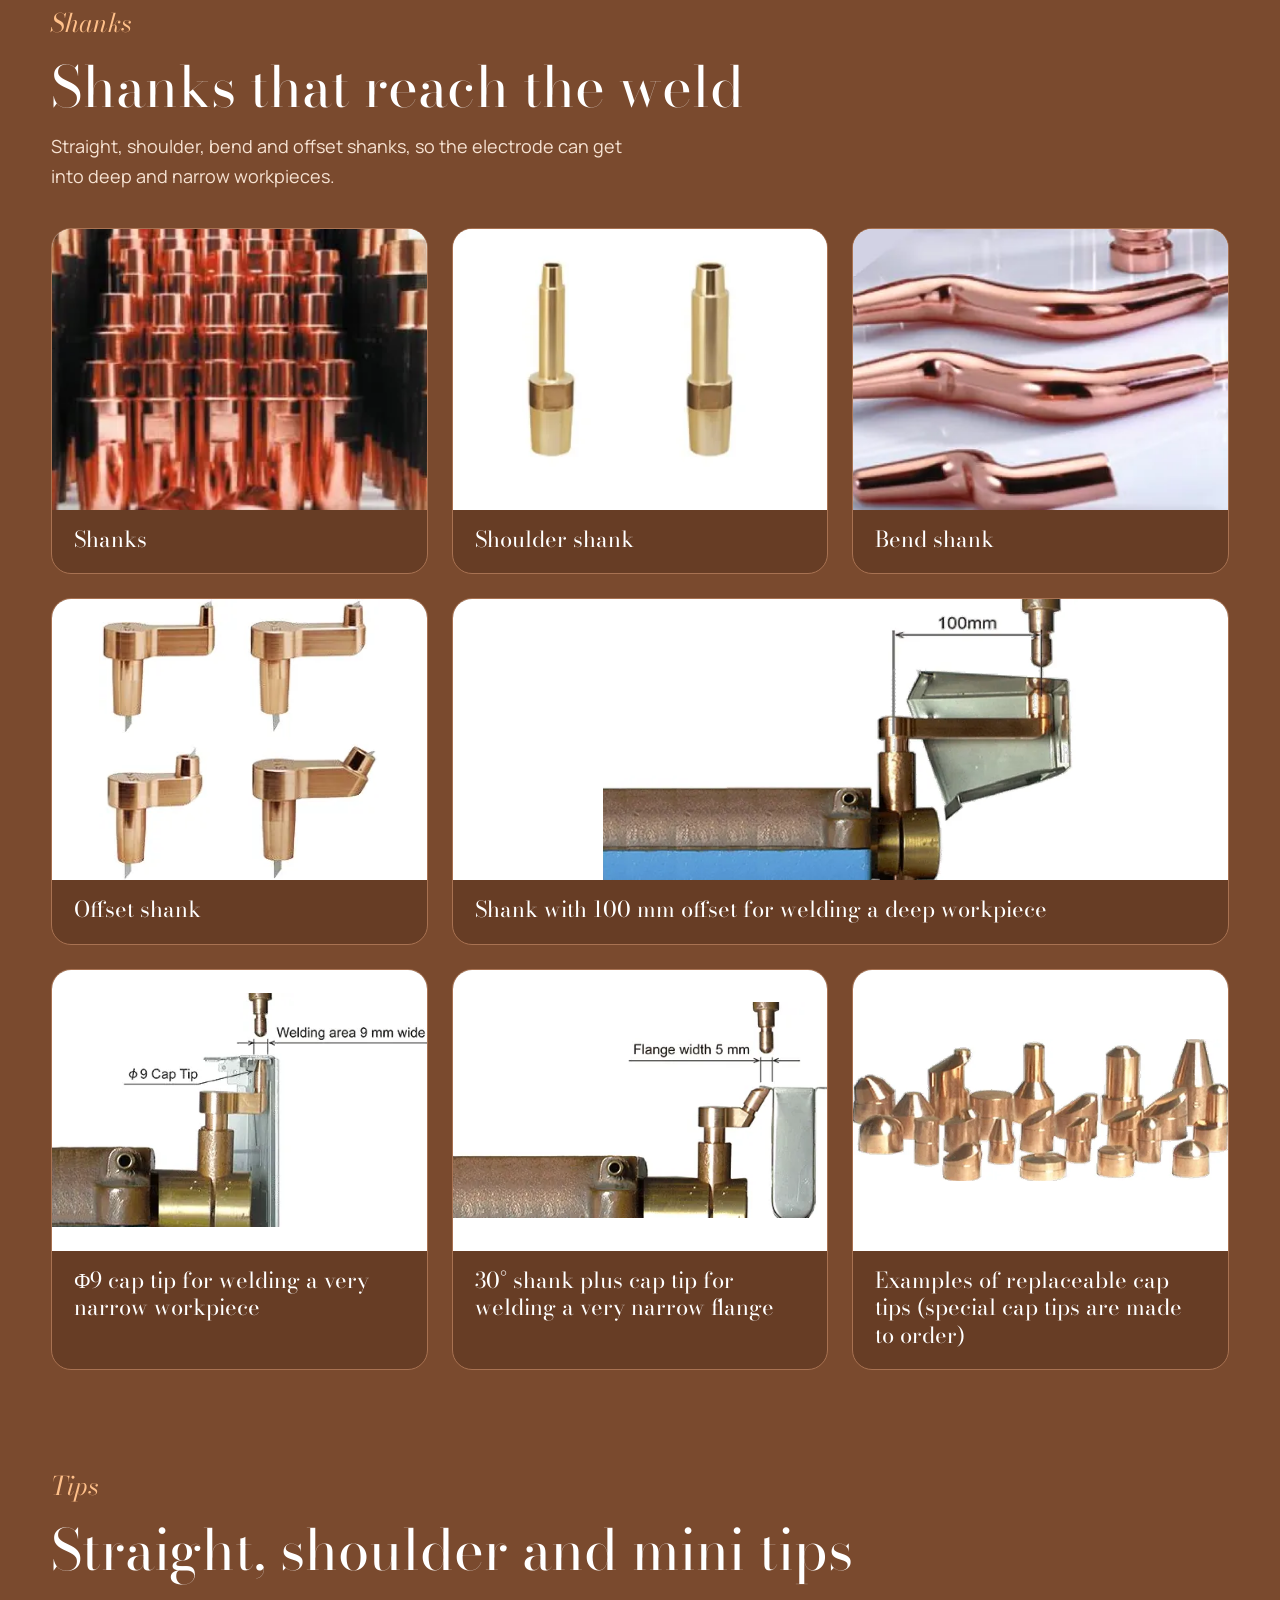
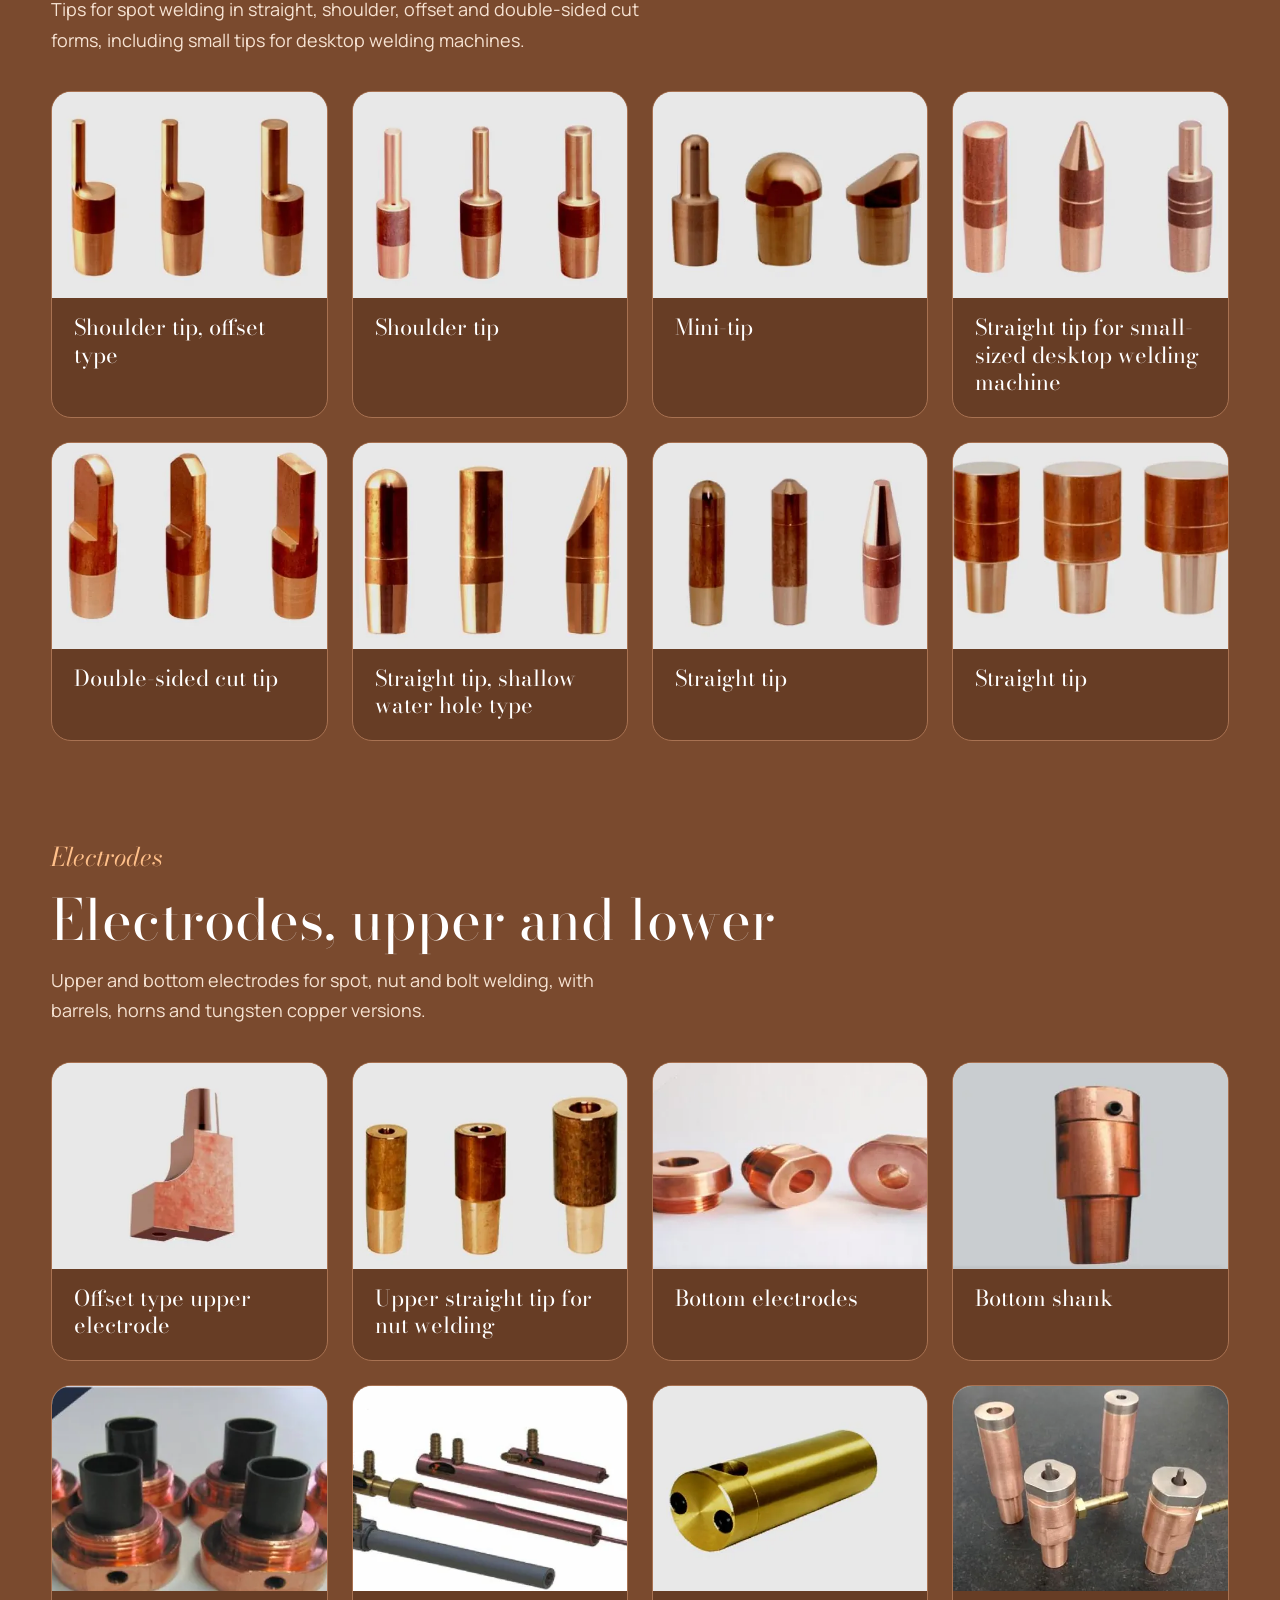
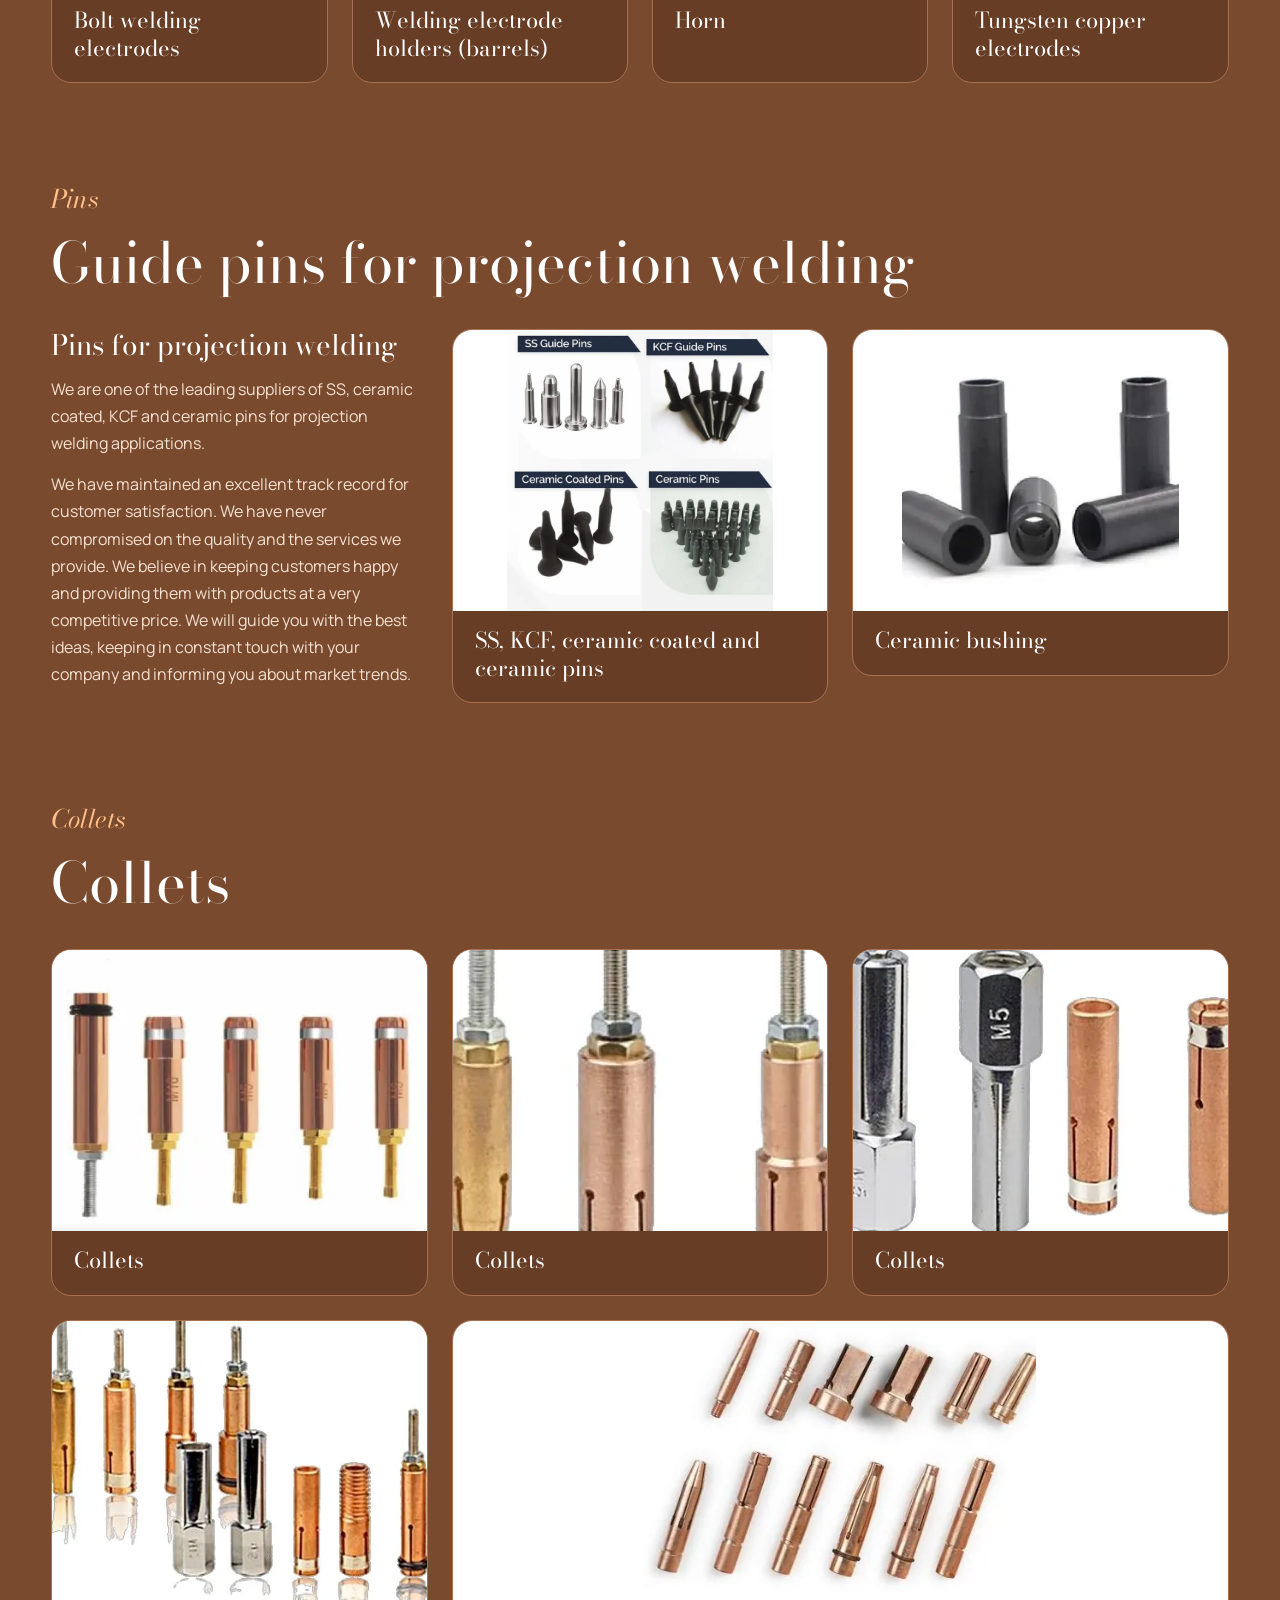
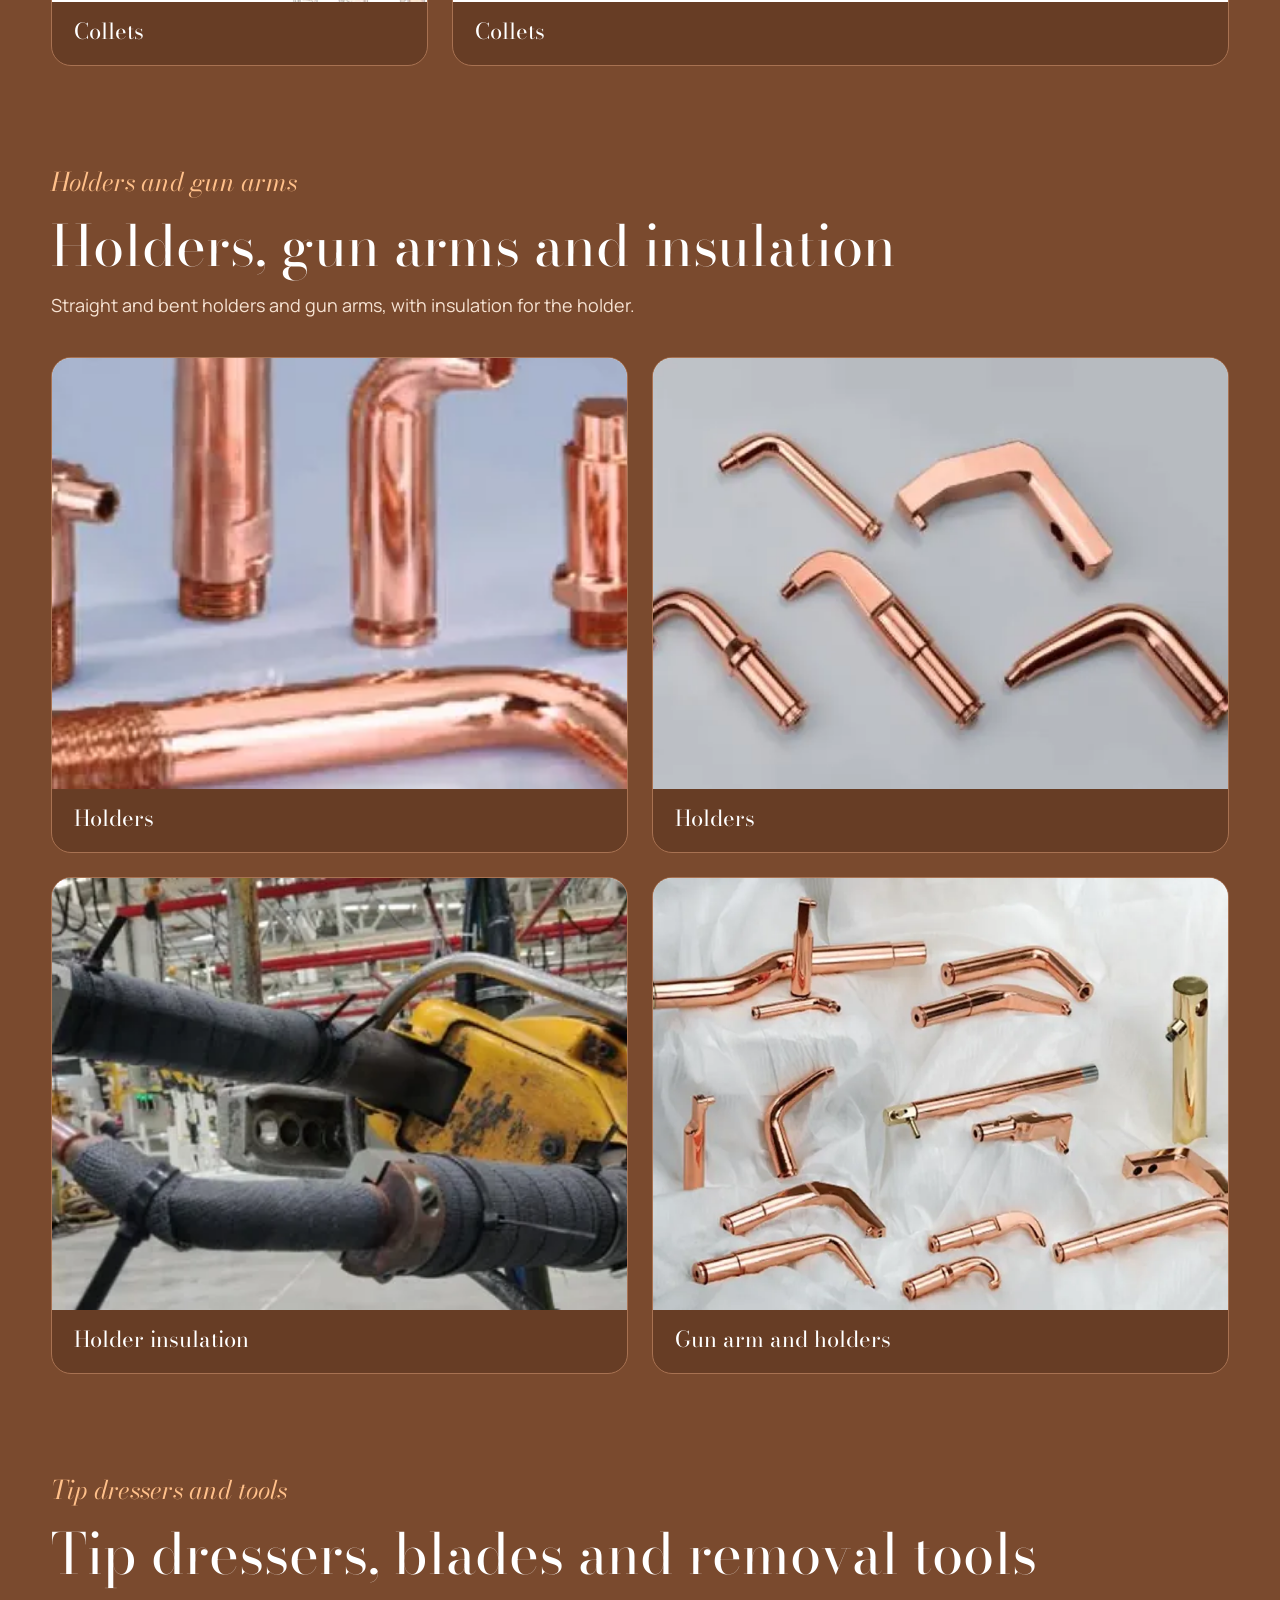
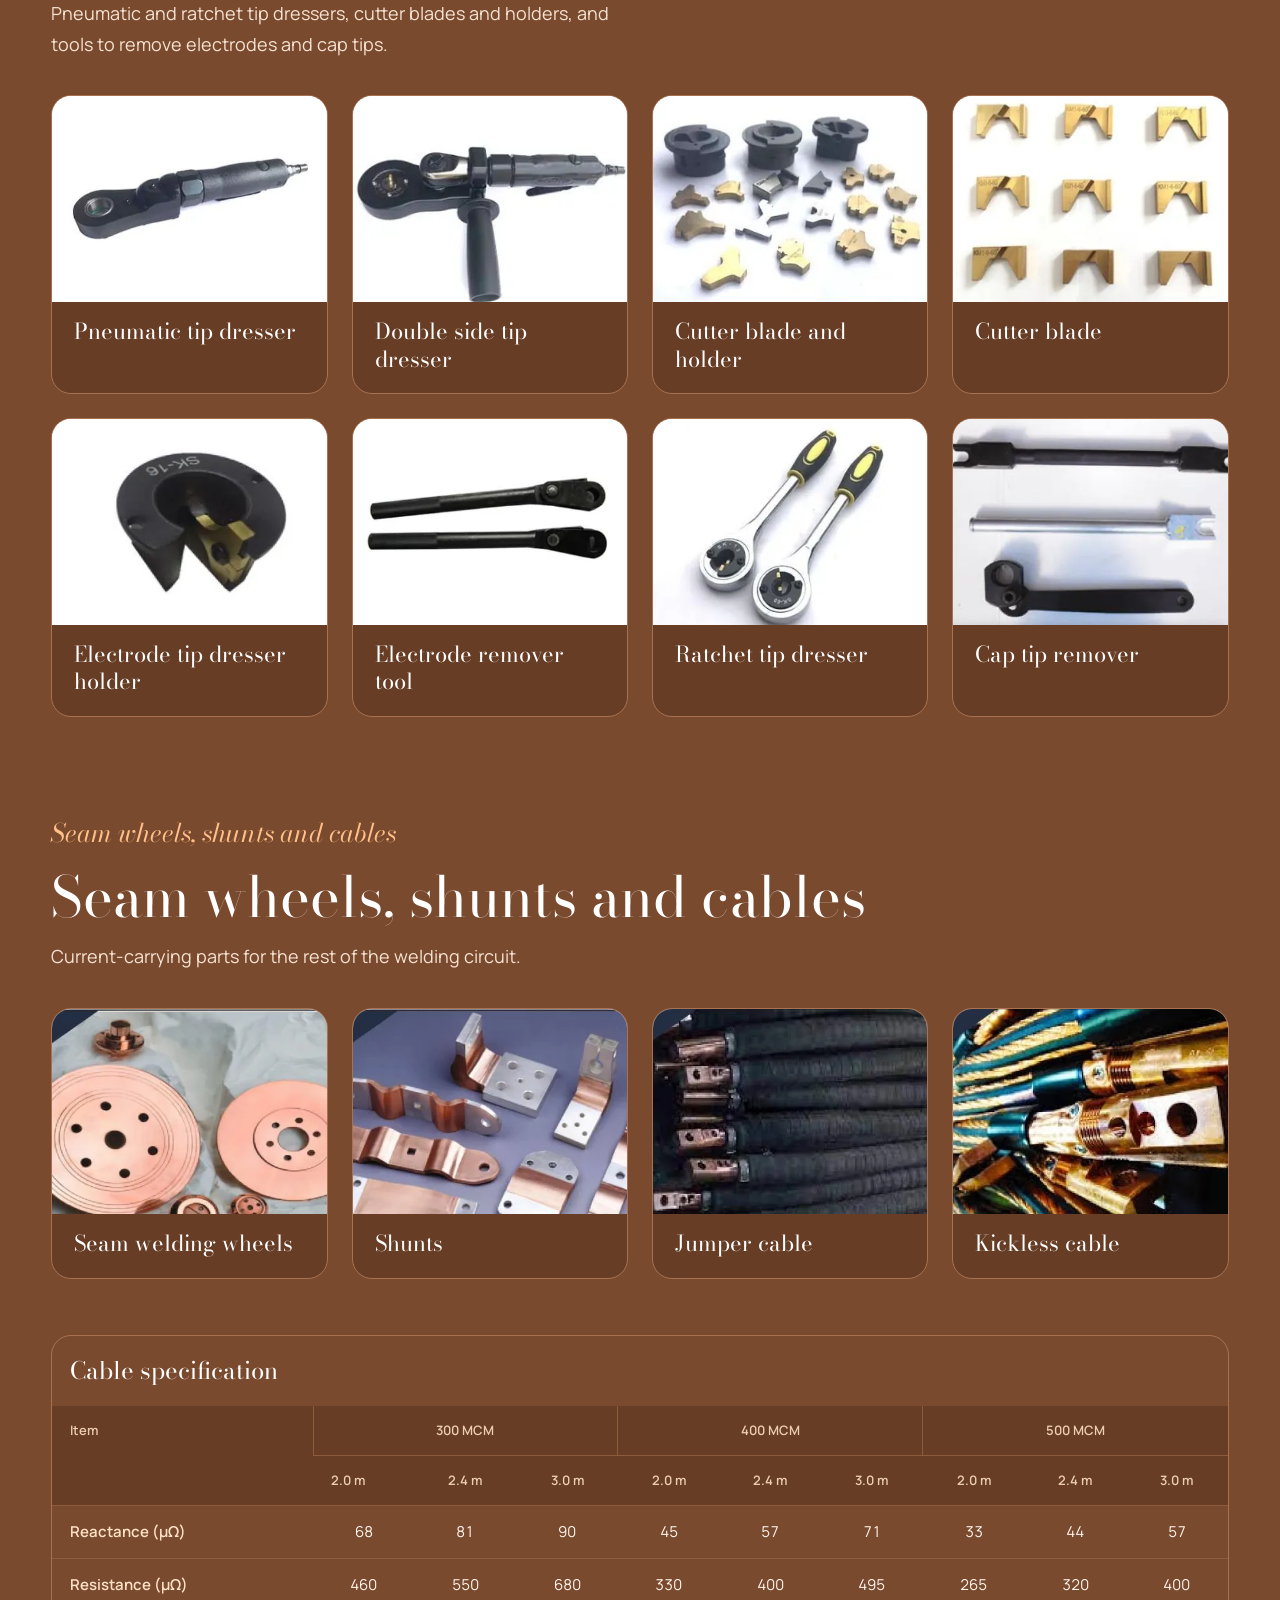
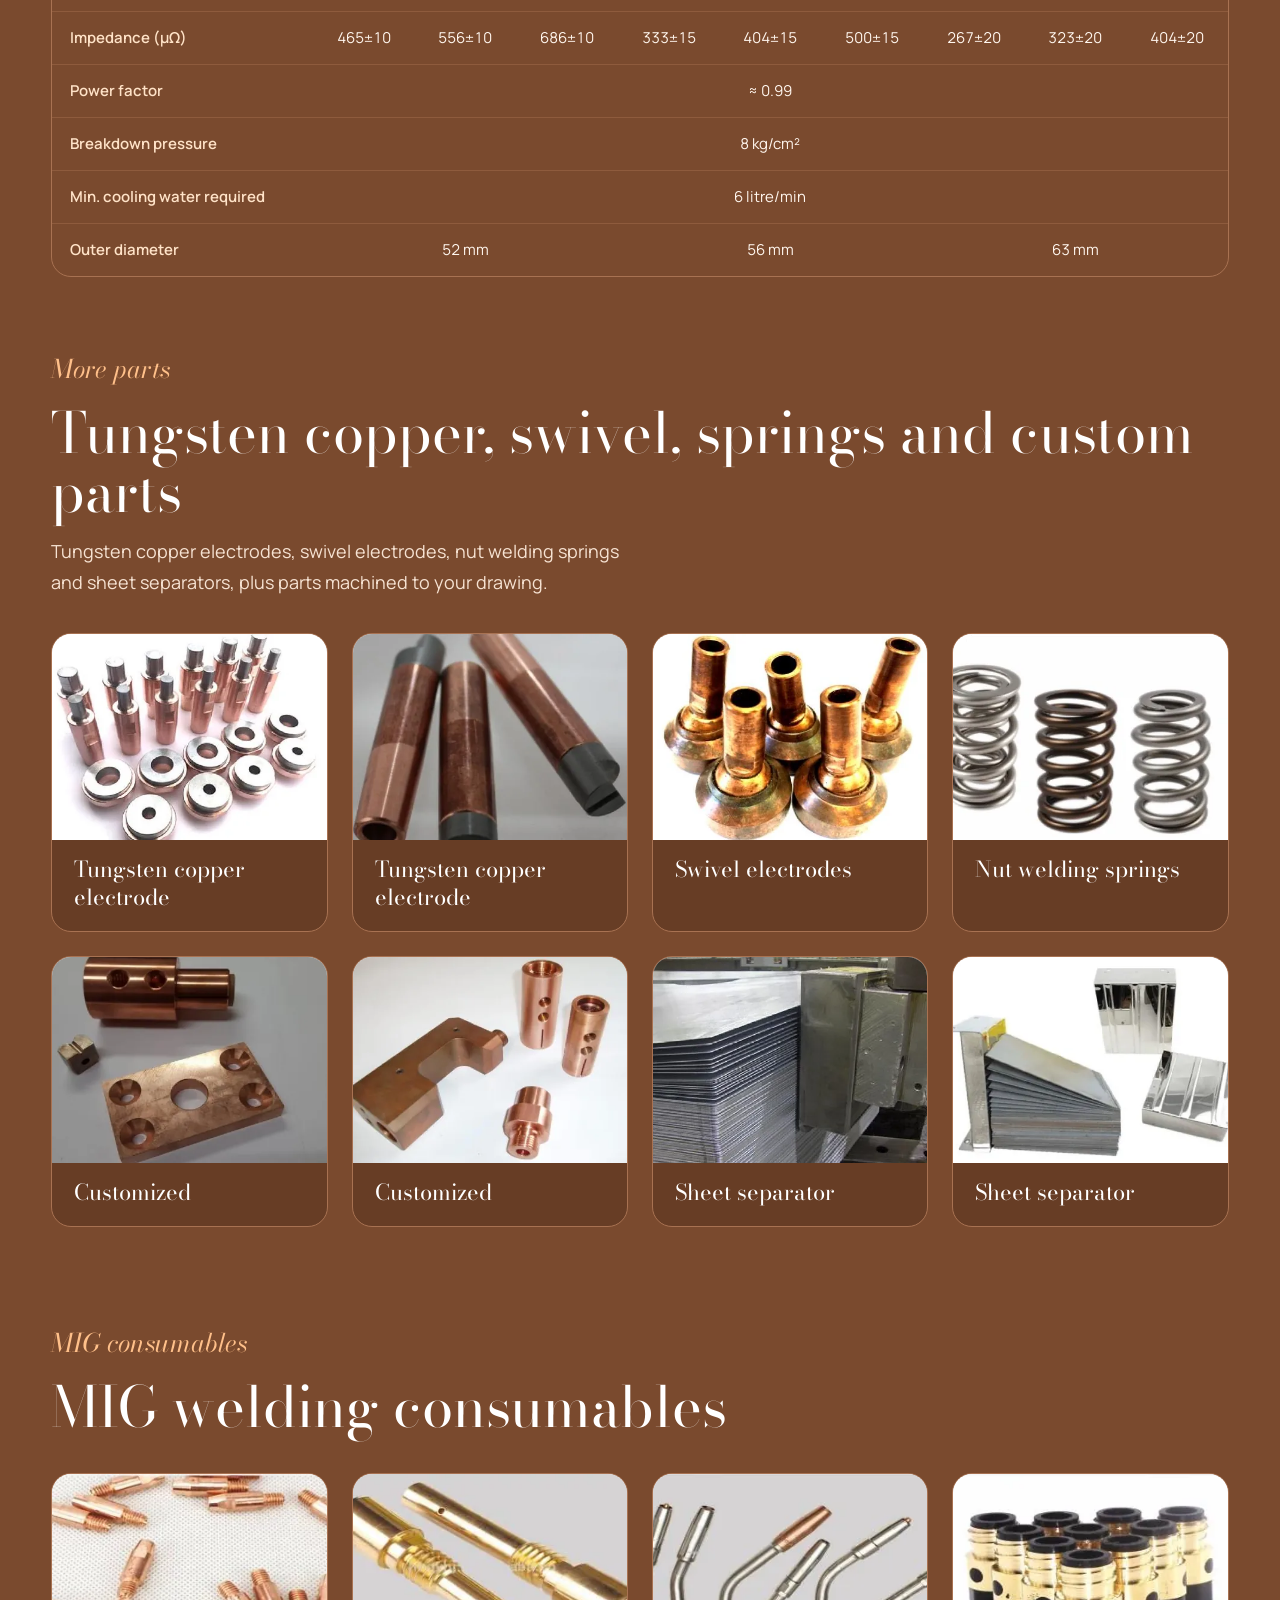
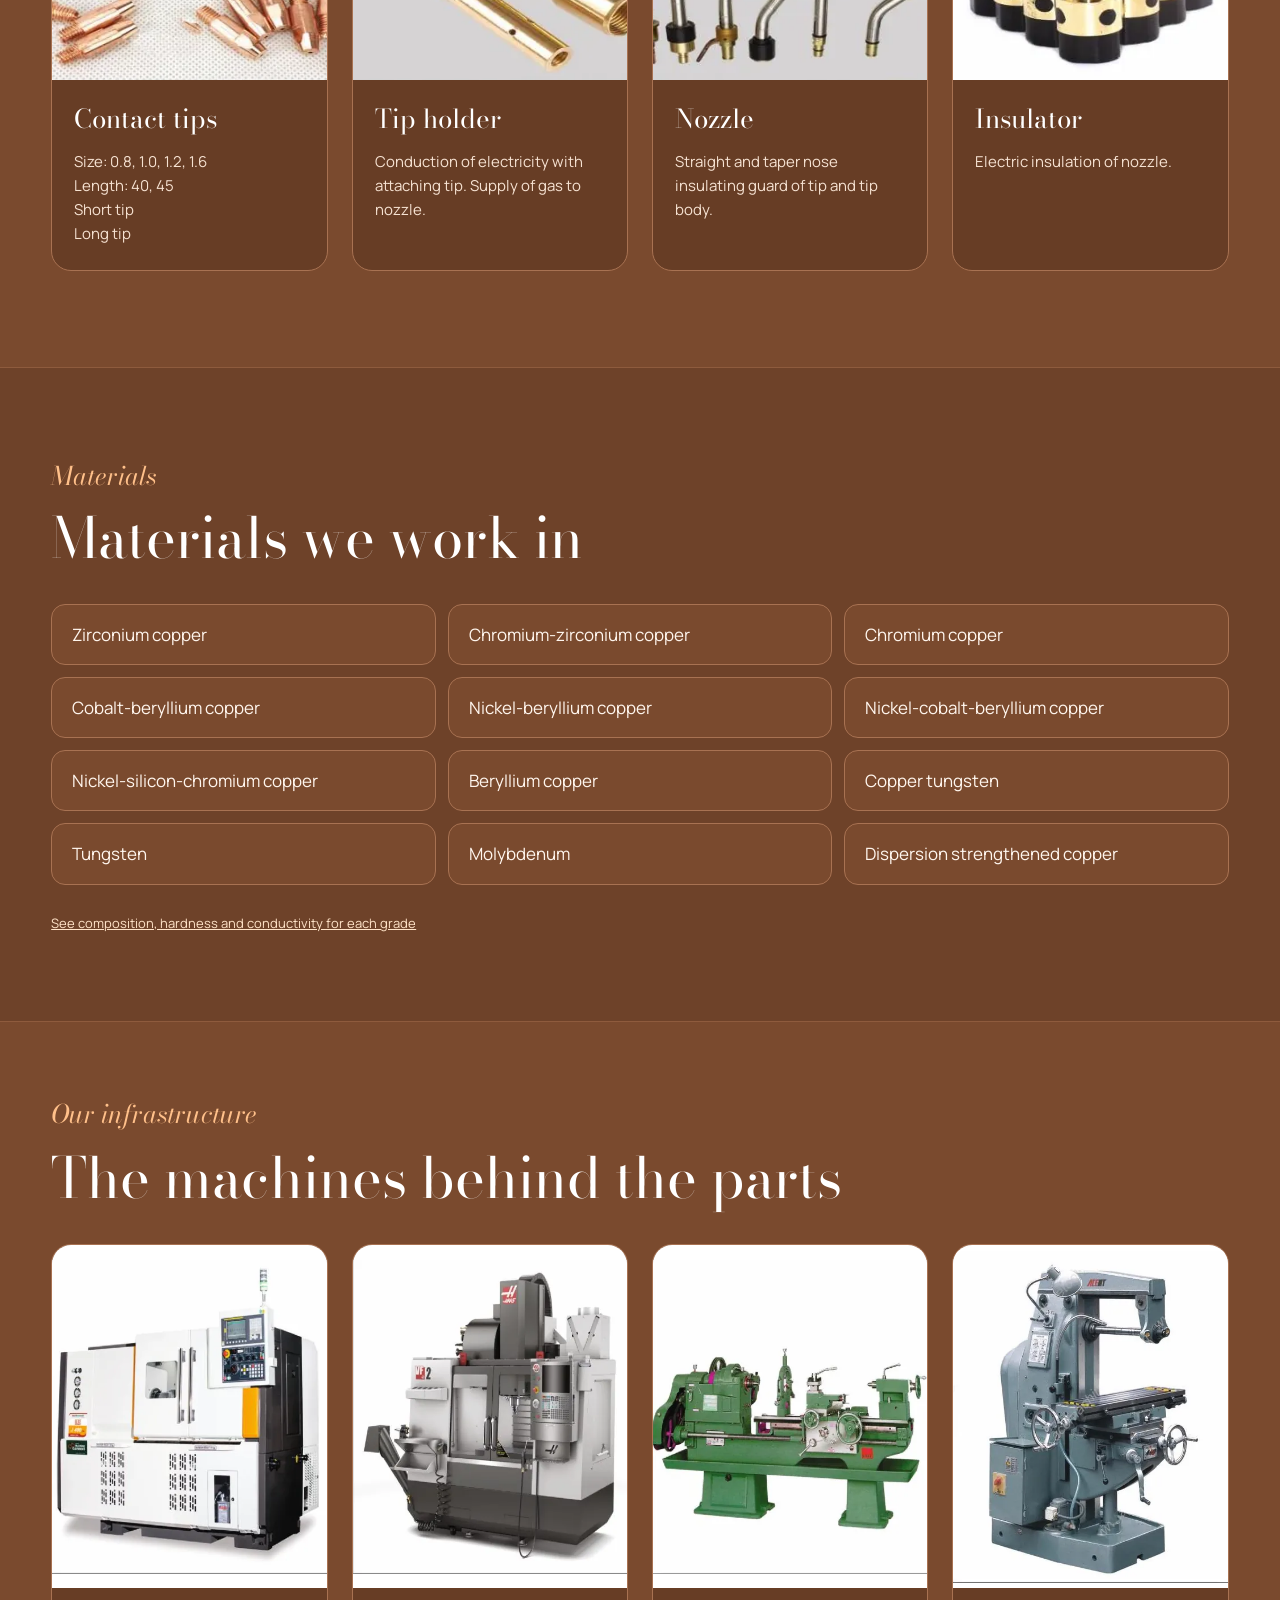
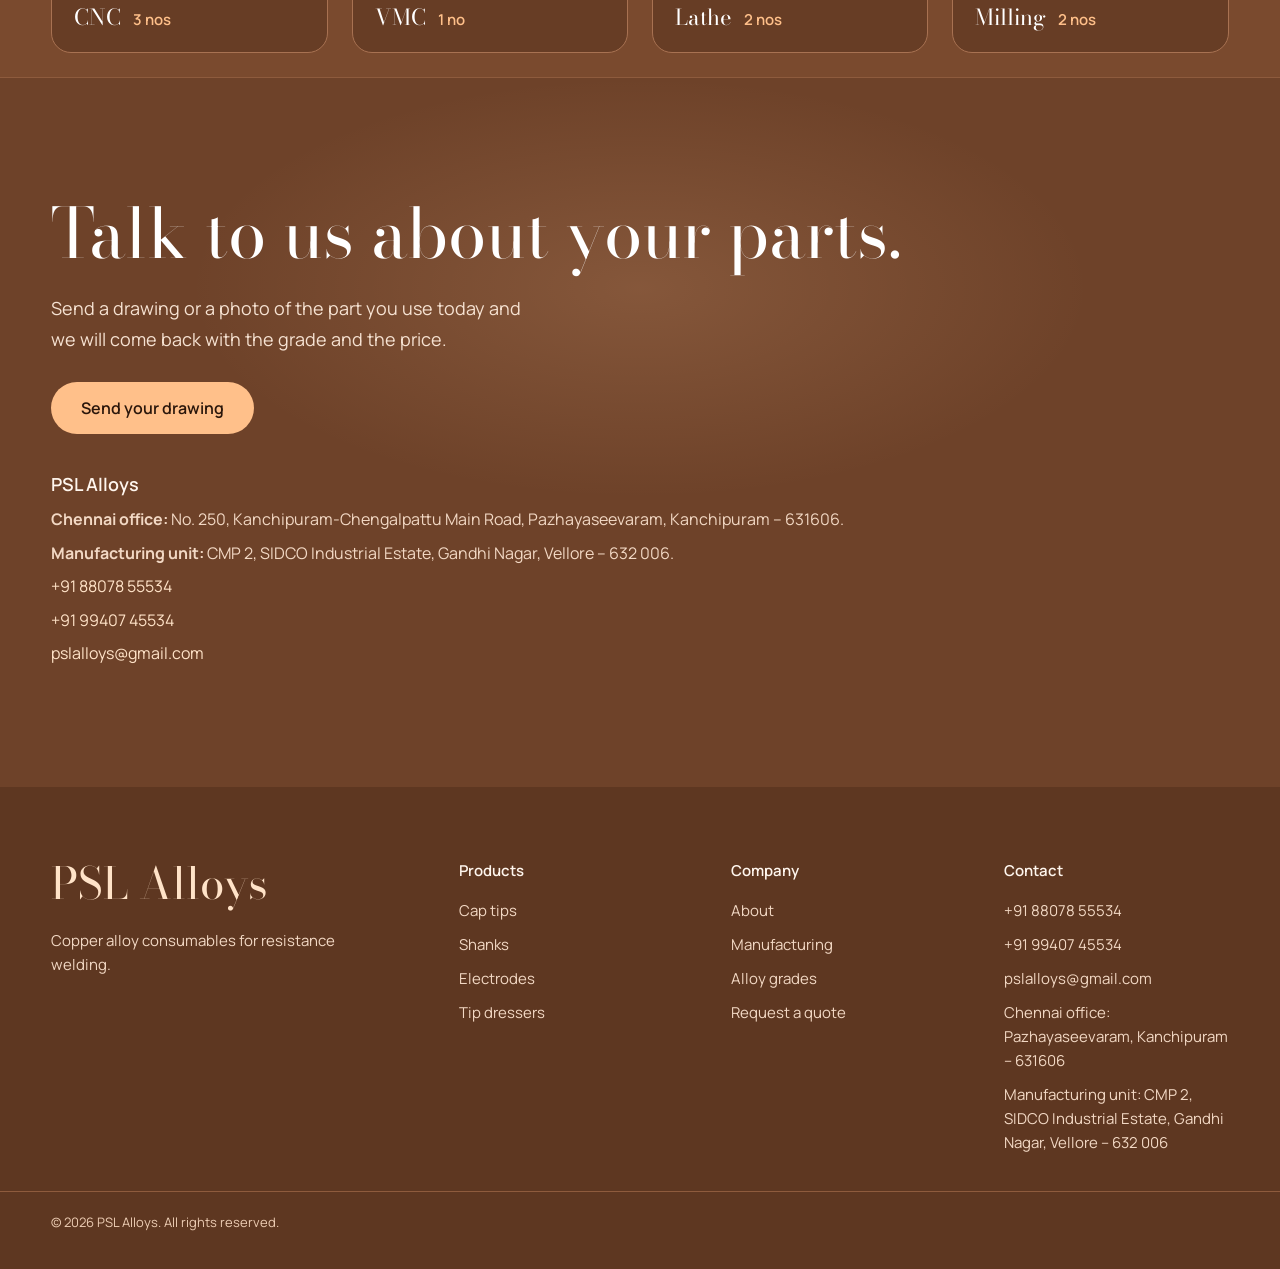
<file: products.html>
<!doctype html>
<html lang="en">
<head>
<meta charset="utf-8">
<meta name="viewport" content="width=device-width, initial-scale=1, viewport-fit=cover">
<title>Products | PSL Alloys resistance welding electrodes, cap tips and shanks</title>
<meta name="description" content="Full PSL Alloys product range: cap tips, adaptors, shanks, tips, electrodes, guide pins, collets, holders, gun arms, tip dressers, seam wheels, cables and MIG consumables.">
<meta name="theme-color" content="#7A4A2E">
<link rel="icon" href="favicon.ico" sizes="any">
<link rel="icon" href="assets/favicon.svg" type="image/svg+xml">
<link rel="icon" href="assets/favicon-32.png" type="image/png" sizes="32x32">
<link rel="apple-touch-icon" href="assets/apple-touch-icon.png">
<link rel="preconnect" href="https://fonts.googleapis.com">
<link rel="preconnect" href="https://fonts.gstatic.com" crossorigin>
<link rel="stylesheet" href="https://fonts.googleapis.com/css2?family=Bodoni+Moda:ital,opsz,wght@0,6..96,400;0,6..96,500;1,6..96,400&family=Manrope:wght@400;500;600&display=swap">
<link rel="stylesheet" href="styles.css">
</head>
<body>
<a class="skip" href="#main">Skip to content</a>

<header class="site-header" id="header">
  <div class="wrap header-inner">
    <a href="index.html" class="logo">PSL Alloys</a>
    <button class="menu-btn" id="menuBtn" aria-expanded="false" aria-controls="nav" aria-label="Open menu">
      <span></span><span></span>
    </button>
    <nav id="nav" class="nav" aria-label="Main">
      <a href="index.html">Home</a>
      <a href="index.html#about">About</a>
      <a href="products.html" aria-current="page">Products</a>
      <a href="index.html#grades">Alloy grades</a>
      <a href="index.html#made">Manufacturing</a>
      <a href="#quote" class="btn btn-outline">Contact us</a>
    </nav>
  </div>
</header>

<main id="main">

<section class="page-hero wrap">
  <p class="eyebrow">The product range</p>
  <h1 class="h-xl">Everything that carries current to your weld.</h1>
  <p class="lead-left">Cap tips, adaptors, shanks, electrodes, holders, pins, dressers, cables and MIG consumables, in the copper alloys, tungsten and molybdenum listed below. Special parts are made to order.</p>
</section>

<nav class="cat-nav" aria-label="Product categories"><div class="wrap cat-nav-inner"><a href="#captips">Cap tips</a><a href="#adaptors">Adaptors</a><a href="#shanks">Shanks</a><a href="#tips">Tips</a><a href="#electrodes">Electrodes</a><a href="#pins">Pins</a><a href="#collets">Collets</a><a href="#holders">Holders</a><a href="#dressers">Tip dressers</a><a href="#cables">Seam wheels and cables</a><a href="#other">More parts</a><a href="#mig">MIG consumables</a><a href="#materials">Materials</a></div></nav>

<section id="captips" class="wrap cat">
  <div class="cat-head"><p class="eyebrow">Cap tips</p><h2 class="h-lg">Cap tips, male and female</h2><p class="lead-left">Replaceable cap tips in round, domed, tapered and offset profiles. Special cap tips are made to order.</p></div>
  <div class="spec-box"><h3>Cap tip grades available</h3><ul class="chips"><li>CrCu</li><li>Al<sub>2</sub>O<sub>3</sub>Cu</li><li>ZrCrCu+N</li><li>ZrCrCu</li><li>e-tip</li></ul></div>
  <div class="pgrid c2">
    <figure class="pcard"><div class="pimg"><img src="assets/products/captips-male.webp" loading="lazy" alt="Male copper cap tips in flat, domed, tapered, slotted and offset profiles"></div><figcaption>Cap tip, male</figcaption></figure>
    <figure class="pcard"><div class="pimg"><img src="assets/products/captips-female.webp" loading="lazy" alt="Rows of female copper cap tips in flat, domed and conical profiles"></div><figcaption>Cap tip, female</figcaption></figure>
    <figure class="pcard"><div class="pimg"><img src="assets/products/captips-coated.webp" loading="lazy" alt="Three dark coated cap tips with a domed top"></div><figcaption>Cap tips, coated finish</figcaption></figure>
    <figure class="pcard"><div class="pimg"><img src="assets/products/captips-grades.webp" loading="lazy" alt="Five copper cap tips: flat, domed, tapered, offset and oval"></div><figcaption>Cap tips in standard profiles</figcaption></figure>
  </div>
</section>
<section id="adaptors" class="wrap cat">
  <div class="cat-head"><p class="eyebrow">Adaptors</p><h2 class="h-lg">Adaptors for every thread and seat</h2><p class="lead-left">Hexagonal, round and cap tip type adaptors, with PT and NPT threaded versions.</p></div>
  <div class="pgrid c3">
    <figure class="pcard"><div class="pimg"><img src="assets/products/adaptors.webp" loading="lazy" alt="Copper adaptors with hexagonal body and threaded end"></div><figcaption>Adaptors</figcaption></figure>
    <figure class="pcard"><div class="pimg"><img src="assets/products/adaptor-hex.webp" loading="lazy" alt="Three brass hexagonal adaptors"></div><figcaption>Hexagonal</figcaption></figure>
    <figure class="pcard"><div class="pimg"><img src="assets/products/adaptor-captip-type.webp" loading="lazy" alt="Three copper cap tip type adaptors"></div><figcaption>Cap tip type</figcaption></figure>
    <figure class="pcard"><div class="pimg"><img src="assets/products/adaptor-round.webp" loading="lazy" alt="Three round copper adaptors"></div><figcaption>Round</figcaption></figure>
    <figure class="pcard"><div class="pimg"><img src="assets/products/adaptor-ptscrew.webp" loading="lazy" alt="Copper adaptors with PT screw thread"></div><figcaption>PT screw</figcaption></figure>
    <figure class="pcard"><div class="pimg"><img src="assets/products/adaptor-npt.webp" loading="lazy" alt="Copper adaptors with NPT screw thread"></div><figcaption>NPT screw</figcaption></figure>
  </div>
</section>
<section id="shanks" class="wrap cat">
  <div class="cat-head"><p class="eyebrow">Shanks</p><h2 class="h-lg">Shanks that reach the weld</h2><p class="lead-left">Straight, shoulder, bend and offset shanks, so the electrode can get into deep and narrow workpieces.</p></div>
  <div class="pgrid c3">
    <figure class="pcard"><div class="pimg"><img src="assets/products/shanks.webp" loading="lazy" alt="Rows of copper electrode shanks with insulating bands"></div><figcaption>Shanks</figcaption></figure>
    <figure class="pcard"><div class="pimg"><img src="assets/products/shank-shoulder.webp" loading="lazy" alt="Two brass shoulder shanks"></div><figcaption>Shoulder shank</figcaption></figure>
    <figure class="pcard"><div class="pimg"><img src="assets/products/shank-bend.webp" loading="lazy" alt="Three bent copper shanks"></div><figcaption>Bend shank</figcaption></figure>
    <figure class="pcard"><div class="pimg contain"><img src="assets/products/shank-offset.webp" loading="lazy" alt="Four offset copper shanks"></div><figcaption>Offset shank</figcaption></figure>
    <figure class="pcard wide"><div class="pimg contain"><img src="assets/products/shank-offset-100.webp" loading="lazy" alt="Offset shank welding a deep sheet-metal part, with a 100 mm offset marked"></div><figcaption>Shank with 100 mm offset for welding a deep workpiece</figcaption></figure>
    <figure class="pcard"><div class="pimg contain"><img src="assets/products/app-narrow.webp" loading="lazy" alt="Φ9 cap tip welding an area 9 mm wide"></div><figcaption>Φ9 cap tip for welding a very narrow workpiece</figcaption></figure>
    <figure class="pcard"><div class="pimg contain"><img src="assets/products/app-flange.webp" loading="lazy" alt="30° shank and cap tip welding a flange 5 mm wide"></div><figcaption>30° shank plus cap tip for welding a very narrow flange</figcaption></figure>
    <figure class="pcard"><div class="pimg contain"><img src="assets/products/app-captips-examples.webp" loading="lazy" alt="Assorted replaceable copper cap tips in many shapes"></div><figcaption>Examples of replaceable cap tips (special cap tips are made to order)</figcaption></figure>
  </div>
</section>
<section id="tips" class="wrap cat">
  <div class="cat-head"><p class="eyebrow">Tips</p><h2 class="h-lg">Straight, shoulder and mini tips</h2><p class="lead-left">Tips for spot welding in straight, shoulder, offset and double-sided cut forms, including small tips for desktop welding machines.</p></div>
  <div class="pgrid c4">
    <figure class="pcard"><div class="pimg"><img src="assets/products/tip-shoulder-offset.webp" loading="lazy" alt="Three offset shoulder tips"></div><figcaption>Shoulder tip, offset type</figcaption></figure>
    <figure class="pcard"><div class="pimg"><img src="assets/products/tip-shoulder.webp" loading="lazy" alt="Three shoulder tips"></div><figcaption>Shoulder tip</figcaption></figure>
    <figure class="pcard"><div class="pimg"><img src="assets/products/tip-mini.webp" loading="lazy" alt="Three mini tips with pin, domed and angled faces"></div><figcaption>Mini-tip</figcaption></figure>
    <figure class="pcard"><div class="pimg"><img src="assets/products/tip-desktop.webp" loading="lazy" alt="Three small straight tips for desktop welding machines"></div><figcaption>Straight tip for small-sized desktop welding machine</figcaption></figure>
    <figure class="pcard"><div class="pimg"><img src="assets/products/tip-double-cut.webp" loading="lazy" alt="Three double-sided cut tips"></div><figcaption>Double-sided cut tip</figcaption></figure>
    <figure class="pcard"><div class="pimg"><img src="assets/products/tip-straight-shallow.webp" loading="lazy" alt="Three straight tips with shallow water holes"></div><figcaption>Straight tip, shallow water hole type</figcaption></figure>
    <figure class="pcard"><div class="pimg"><img src="assets/products/tip-straight-a.webp" loading="lazy" alt="Three straight tips with domed, pointed and tapered faces"></div><figcaption>Straight tip</figcaption></figure>
    <figure class="pcard"><div class="pimg"><img src="assets/products/tip-straight-b.webp" loading="lazy" alt="Three large flat-faced straight tips"></div><figcaption>Straight tip</figcaption></figure>
  </div>
</section>
<section id="electrodes" class="wrap cat">
  <div class="cat-head"><p class="eyebrow">Electrodes</p><h2 class="h-lg">Electrodes, upper and lower</h2><p class="lead-left">Upper and bottom electrodes for spot, nut and bolt welding, with barrels, horns and tungsten copper versions.</p></div>
  <div class="pgrid c4">
    <figure class="pcard"><div class="pimg"><img src="assets/products/el-upper-offset.webp" loading="lazy" alt="Copper offset type upper electrode"></div><figcaption>Offset type upper electrode</figcaption></figure>
    <figure class="pcard"><div class="pimg"><img src="assets/products/el-upper-nut.webp" loading="lazy" alt="Three upper straight tips for nut welding"></div><figcaption>Upper straight tip for nut welding</figcaption></figure>
    <figure class="pcard"><div class="pimg"><img src="assets/products/el-bottom.webp" loading="lazy" alt="Three copper bottom electrodes"></div><figcaption>Bottom electrodes</figcaption></figure>
    <figure class="pcard"><div class="pimg"><img src="assets/products/el-bottom-shank.webp" loading="lazy" alt="Copper bottom shank"></div><figcaption>Bottom shank</figcaption></figure>
    <figure class="pcard"><div class="pimg"><img src="assets/products/el-bolt.webp" loading="lazy" alt="Copper bolt welding electrodes with black insulating sleeves"></div><figcaption>Bolt welding electrodes</figcaption></figure>
    <figure class="pcard"><div class="pimg"><img src="assets/products/el-barrels.webp" loading="lazy" alt="Welding electrode holder barrels in copper and grey"></div><figcaption>Welding electrode holders (barrels)</figcaption></figure>
    <figure class="pcard"><div class="pimg"><img src="assets/products/el-horn.webp" loading="lazy" alt="Brass horn with two cross holes"></div><figcaption>Horn</figcaption></figure>
    <figure class="pcard"><div class="pimg"><img src="assets/products/el-wcu.webp" loading="lazy" alt="Copper electrodes with tungsten copper faces and brass fittings"></div><figcaption>Tungsten copper electrodes</figcaption></figure>
  </div>
</section>
<section id="pins" class="wrap cat">
  <div class="cat-head"><p class="eyebrow">Pins</p><h2 class="h-lg">Guide pins for projection welding</h2></div>
  <div class="pins-grid">
    <div class="pins-copy"><h3>Pins for projection welding</h3>
      <p>We are one of the leading suppliers of SS, ceramic coated, KCF and ceramic pins for projection welding applications.</p>
      <p>We have maintained an excellent track record for customer satisfaction. We have never compromised on the quality and the services we provide. We believe in keeping customers happy and providing them with products at a very competitive price. We will guide you with the best ideas, keeping in constant touch with your company and informing you about market trends.</p></div>
    <figure class="pcard"><div class="pimg contain"><img src="assets/products/pins-range.webp" loading="lazy" alt="SS guide pins, KCF guide pins, ceramic coated pins and ceramic pins"></div><figcaption>SS, KCF, ceramic coated and ceramic pins</figcaption></figure>
    <figure class="pcard"><div class="pimg contain"><img src="assets/products/pins-ceramic-bushing.webp" loading="lazy" alt="Black ceramic bushings"></div><figcaption>Ceramic bushing</figcaption></figure>
  </div>
</section>
<section id="collets" class="wrap cat">
  <div class="cat-head"><p class="eyebrow">Collets</p><h2 class="h-lg">Collets</h2></div>
  <div class="pgrid c3">
    <figure class="pcard"><div class="pimg"><img src="assets/products/collets-1.webp" loading="lazy" alt="Five copper collets with brass stems"></div><figcaption>Collets</figcaption></figure>
    <figure class="pcard"><div class="pimg"><img src="assets/products/collets-2.webp" loading="lazy" alt="Three collets with threaded studs"></div><figcaption>Collets</figcaption></figure>
    <figure class="pcard"><div class="pimg"><img src="assets/products/collets-3.webp" loading="lazy" alt="Four collets, steel and copper, one marked M5"></div><figcaption>Collets</figcaption></figure>
    <figure class="pcard"><div class="pimg"><img src="assets/products/collets-4.webp" loading="lazy" alt="A range of small collets with threaded studs"></div><figcaption>Collets</figcaption></figure>
    <figure class="pcard wide"><div class="pimg contain"><img src="assets/products/collets-5.webp" loading="lazy" alt="Twelve copper collets, slotted and plain"></div><figcaption>Collets</figcaption></figure>
  </div>
</section>
<section id="holders" class="wrap cat">
  <div class="cat-head"><p class="eyebrow">Holders and gun arms</p><h2 class="h-lg">Holders, gun arms and insulation</h2><p class="lead-left">Straight and bent holders and gun arms, with insulation for the holder.</p></div>
  <div class="pgrid c2">
    <figure class="pcard"><div class="pimg"><img src="assets/products/holders-a.webp" loading="lazy" alt="Copper holders in straight, elbow and threaded forms"></div><figcaption>Holders</figcaption></figure>
    <figure class="pcard"><div class="pimg"><img src="assets/products/holders-b.webp" loading="lazy" alt="Four bent copper holders"></div><figcaption>Holders</figcaption></figure>
    <figure class="pcard"><div class="pimg"><img src="assets/products/holder-insulation.webp" loading="lazy" alt="Insulated holders on a yellow welding gun in a plant"></div><figcaption>Holder insulation</figcaption></figure>
    <figure class="pcard"><div class="pimg"><img src="assets/products/gun-arms.webp" loading="lazy" alt="Assorted copper gun arms and holders"></div><figcaption>Gun arm and holders</figcaption></figure>
  </div>
</section>
<section id="dressers" class="wrap cat">
  <div class="cat-head"><p class="eyebrow">Tip dressers and tools</p><h2 class="h-lg">Tip dressers, blades and removal tools</h2><p class="lead-left">Pneumatic and ratchet tip dressers, cutter blades and holders, and tools to remove electrodes and cap tips.</p></div>
  <div class="pgrid c4">
    <figure class="pcard"><div class="pimg"><img src="assets/products/dresser-pneumatic.webp" loading="lazy" alt="Pneumatic tip dresser"></div><figcaption>Pneumatic tip dresser</figcaption></figure>
    <figure class="pcard"><div class="pimg"><img src="assets/products/dresser-double.webp" loading="lazy" alt="Double side pneumatic tip dresser with handle"></div><figcaption>Double side tip dresser</figcaption></figure>
    <figure class="pcard"><div class="pimg"><img src="assets/products/cutter-holder.webp" loading="lazy" alt="Cutter blades and holders in several shapes"></div><figcaption>Cutter blade and holder</figcaption></figure>
    <figure class="pcard"><div class="pimg"><img src="assets/products/cutter-blade.webp" loading="lazy" alt="Nine brass cutter blades"></div><figcaption>Cutter blade</figcaption></figure>
    <figure class="pcard"><div class="pimg"><img src="assets/products/dresser-holder.webp" loading="lazy" alt="Black electrode tip dresser holder with a cutter blade"></div><figcaption>Electrode tip dresser holder</figcaption></figure>
    <figure class="pcard"><div class="pimg"><img src="assets/products/electrode-remover.webp" loading="lazy" alt="Two black electrode remover tools"></div><figcaption>Electrode remover tool</figcaption></figure>
    <figure class="pcard"><div class="pimg"><img src="assets/products/dresser-ratchet.webp" loading="lazy" alt="Two ratchet tip dressers with yellow grips"></div><figcaption>Ratchet tip dresser</figcaption></figure>
    <figure class="pcard"><div class="pimg"><img src="assets/products/captip-remover.webp" loading="lazy" alt="Three cap tip remover tools"></div><figcaption>Cap tip remover</figcaption></figure>
  </div>
</section>
<section id="cables" class="wrap cat">
  <div class="cat-head"><p class="eyebrow">Seam wheels, shunts and cables</p><h2 class="h-lg">Seam wheels, shunts and cables</h2><p class="lead-left">Current-carrying parts for the rest of the welding circuit.</p></div>
  <div class="pgrid c4">
    <figure class="pcard"><div class="pimg"><img src="assets/products/seam-wheels.webp" loading="lazy" alt="Copper seam welding wheels and hubs"></div><figcaption>Seam welding wheels</figcaption></figure>
    <figure class="pcard"><div class="pimg"><img src="assets/products/shunts.webp" loading="lazy" alt="Copper and aluminium shunts"></div><figcaption>Shunts</figcaption></figure>
    <figure class="pcard"><div class="pimg"><img src="assets/products/jumper-cable.webp" loading="lazy" alt="Jumper cables with copper terminals"></div><figcaption>Jumper cable</figcaption></figure>
    <figure class="pcard"><div class="pimg"><img src="assets/products/kicless-cable.webp" loading="lazy" alt="Kickless cable with brass terminal"></div><figcaption>Kickless cable</figcaption></figure>
  </div>
</section>
<div class="wrap spec-wrap"><div class="table-scroll" tabindex="0" role="region" aria-label="Cable specification, scroll sideways on small screens">
      <table class="grade-table cable-table">
        <caption>Cable specification</caption>
        <thead>
          <tr><th scope="col" rowspan="2">Item</th><th scope="colgroup" colspan="3">300 MCM</th><th scope="colgroup" colspan="3">400 MCM</th><th scope="colgroup" colspan="3">500 MCM</th></tr>
          <tr><th scope="col">2.0 m</th><th scope="col">2.4 m</th><th scope="col">3.0 m</th><th scope="col">2.0 m</th><th scope="col">2.4 m</th><th scope="col">3.0 m</th><th scope="col">2.0 m</th><th scope="col">2.4 m</th><th scope="col">3.0 m</th></tr>
        </thead>
        <tbody>
          <tr><th scope="row">Reactance (µΩ)</th><td>68</td><td>81</td><td>90</td><td>45</td><td>57</td><td>71</td><td>33</td><td>44</td><td>57</td></tr>
          <tr><th scope="row">Resistance (µΩ)</th><td>460</td><td>550</td><td>680</td><td>330</td><td>400</td><td>495</td><td>265</td><td>320</td><td>400</td></tr>
          <tr><th scope="row">Impedance (µΩ)</th><td>465±10</td><td>556±10</td><td>686±10</td><td>333±15</td><td>404±15</td><td>500±15</td><td>267±20</td><td>323±20</td><td>404±20</td></tr>
          <tr><th scope="row">Power factor</th><td colspan="9">≈ 0.99</td></tr>
          <tr><th scope="row">Breakdown pressure</th><td colspan="9">8 kg/cm²</td></tr>
          <tr><th scope="row">Min. cooling water required</th><td colspan="9">6 litre/min</td></tr>
          <tr><th scope="row">Outer diameter</th><td colspan="3">52 mm</td><td colspan="3">56 mm</td><td colspan="3">63 mm</td></tr>
        </tbody>
      </table>
    </div></div>
<section id="other" class="wrap cat">
  <div class="cat-head"><p class="eyebrow">More parts</p><h2 class="h-lg">Tungsten copper, swivel, springs and custom parts</h2><p class="lead-left">Tungsten copper electrodes, swivel electrodes, nut welding springs and sheet separators, plus parts machined to your drawing.</p></div>
  <div class="pgrid c4">
    <figure class="pcard"><div class="pimg"><img src="assets/products/other-wcu-a.webp" loading="lazy" alt="Tungsten copper electrodes and rings"></div><figcaption>Tungsten copper electrode</figcaption></figure>
    <figure class="pcard"><div class="pimg"><img src="assets/products/other-wcu-b.webp" loading="lazy" alt="Three copper electrodes with tungsten copper tips"></div><figcaption>Tungsten copper electrode</figcaption></figure>
    <figure class="pcard"><div class="pimg"><img src="assets/products/other-swivel.webp" loading="lazy" alt="Copper swivel electrodes"></div><figcaption>Swivel electrodes</figcaption></figure>
    <figure class="pcard"><div class="pimg"><img src="assets/products/other-springs.webp" loading="lazy" alt="Three nut welding springs"></div><figcaption>Nut welding springs</figcaption></figure>
    <figure class="pcard"><div class="pimg"><img src="assets/products/other-custom-a.webp" loading="lazy" alt="Custom machined copper block, plate and insert"></div><figcaption>Customized</figcaption></figure>
    <figure class="pcard"><div class="pimg"><img src="assets/products/other-custom-b.webp" loading="lazy" alt="Custom machined copper electrode parts"></div><figcaption>Customized</figcaption></figure>
    <figure class="pcard"><div class="pimg"><img src="assets/products/other-sep-a.webp" loading="lazy" alt="Sheet separator holding a stack of metal sheets"></div><figcaption>Sheet separator</figcaption></figure>
    <figure class="pcard"><div class="pimg"><img src="assets/products/other-sep-b.webp" loading="lazy" alt="Polished sheet separators"></div><figcaption>Sheet separator</figcaption></figure>
  </div>
</section>
<section id="mig" class="wrap cat">
  <div class="cat-head"><p class="eyebrow">MIG consumables</p><h2 class="h-lg">MIG welding consumables</h2></div>
  <div class="mig-grid">
    <article class="mig-item"><div class="pimg"><img src="assets/products/mig-contact-tips.webp" loading="lazy" alt="Copper MIG contact tips"></div><h3>Contact tips</h3><ul><li>Size: 0.8, 1.0, 1.2, 1.6</li><li>Length: 40, 45</li><li>Short tip</li><li>Long tip</li></ul></article>
    <article class="mig-item"><div class="pimg"><img src="assets/products/mig-tip-holder.webp" loading="lazy" alt="Two brass MIG tip holders"></div><h3>Tip holder</h3><p>Conduction of electricity with attaching tip. Supply of gas to nozzle.</p></article>
    <article class="mig-item"><div class="pimg"><img src="assets/products/mig-nozzle.webp" loading="lazy" alt="Straight and tapered MIG nozzles"></div><h3>Nozzle</h3><p>Straight and taper nose insulating guard of tip and tip body.</p></article>
    <article class="mig-item"><div class="pimg"><img src="assets/products/mig-insulator.webp" loading="lazy" alt="Brass and black MIG nozzle insulators"></div><h3>Insulator</h3><p>Electric insulation of nozzle.</p></article>
  </div>
</section>

<section id="materials" class="materials"><div class="wrap"><p class="eyebrow">Materials</p><h2 class="h-lg">Materials we work in</h2><ul class="mat-list"><li>Zirconium copper</li><li>Chromium-zirconium copper</li><li>Chromium copper</li><li>Cobalt-beryllium copper</li><li>Nickel-beryllium copper</li><li>Nickel-cobalt-beryllium copper</li><li>Nickel-silicon-chromium copper</li><li>Beryllium copper</li><li>Copper tungsten</li><li>Tungsten</li><li>Molybdenum</li><li>Dispersion strengthened copper</li></ul><p class="fine"><a href="index.html#grades">See composition, hardness and conductivity for each grade</a></p></div></section>

<section id="infrastructure" class="wrap cat">
  <div class="cat-head"><p class="eyebrow">Our infrastructure</p><h2 class="h-lg">The machines behind the parts</h2></div>
  <div class="infra-grid">
    <figure class="pcard"><div class="pimg tall contain"><img src="assets/products/infra-cnc.webp" loading="lazy" alt="CNC turning centre"></div><figcaption>CNC <b>3 nos</b></figcaption></figure>
    <figure class="pcard"><div class="pimg tall contain"><img src="assets/products/infra-vmc.webp" loading="lazy" alt="Vertical machining centre"></div><figcaption>VMC <b>1 no</b></figcaption></figure>
    <figure class="pcard"><div class="pimg tall contain"><img src="assets/products/infra-lathe.webp" loading="lazy" alt="Centre lathe"></div><figcaption>Lathe <b>2 nos</b></figcaption></figure>
    <figure class="pcard"><div class="pimg tall contain"><img src="assets/products/infra-milling.webp" loading="lazy" alt="Milling machine"></div><figcaption>Milling <b>2 nos</b></figcaption></figure>
  </div>
</section>

<section id="quote" class="quote">
  <div class="quote-glow"></div>
  <div class="wrap quote-inner single">
    <div class="quote-copy">
      <h2 class="h-xl">Talk to us about your parts.</h2>
      <p class="lead-left">Send a drawing or a photo of the part you use today and we will come back with the grade and the price.</p>
      <div class="actions left"><a href="index.html#quote" class="btn btn-solid">Send your drawing</a></div>
      <address>
        <strong>PSL Alloys</strong>
        <span><b>Chennai office:</b> No. 250, Kanchipuram-Chengalpattu Main Road, Pazhayaseevaram, Kanchipuram – 631606.</span>
        <span><b>Manufacturing unit:</b> CMP 2, SIDCO Industrial Estate, Gandhi Nagar, Vellore – 632 006.</span>
        <a href="tel:+918807855534">+91 88078 55534</a>
        <a href="tel:+919940745534">+91 99407 45534</a>
        <a href="mailto:pslalloys@gmail.com">pslalloys@gmail.com</a>
      </address>
    </div>
  </div>
</section>

</main>

<footer class="footer">
  <div class="wrap foot-grid">
    <div><div class="foot-logo">PSL Alloys</div><p>Copper alloy consumables for resistance welding.</p></div>
    <div><h4>Products</h4><a href="#captips">Cap tips</a><a href="#shanks">Shanks</a><a href="#electrodes">Electrodes</a><a href="#dressers">Tip dressers</a></div>
    <div><h4>Company</h4><a href="index.html#about">About</a><a href="index.html#made">Manufacturing</a><a href="index.html#grades">Alloy grades</a><a href="index.html#quote">Request a quote</a></div>
    <div><h4>Contact</h4><a href="tel:+918807855534">+91 88078 55534</a><a href="tel:+919940745534">+91 99407 45534</a><a href="mailto:pslalloys@gmail.com">pslalloys@gmail.com</a><span>Chennai office: Pazhayaseevaram, Kanchipuram – 631606</span><span>Manufacturing unit: CMP 2, SIDCO Industrial Estate, Gandhi Nagar, Vellore – 632 006</span></div>
  </div>
  <div class="wrap foot-base">© <span id="year">2026</span> PSL Alloys. All rights reserved.</div>
</footer>

<script src="products.js"></script>
</body>
</html>
</file>
<file: styles.css>
/* PSL Alloys: mid copper theme. The brand looks the same in every mode, so both schemes resolve to the same tokens. */
:root,
:root[data-theme="light"],
:root[data-theme="dark"] {
  --bg: #7A4A2E;
  --bg-2: #6E4229;
  --panel: #673D25;
  --line: #A87252;
  --line-soft: #8E5B3D;
  --text: #FFF6EE;
  --text-hi: #FFFFFF;
  --muted: #F6E2D2;
  --muted-2: #F2D8C4;
  --faint: #EDCDB4;
  --copper: #FFC08A;
  --champagne: #FFE3C8;
  --ink: #2A160B;
  --glow: rgba(255, 196, 150, 0.45);
  --serif: 'Bodoni Moda', 'Didot', 'Bodoni 72', Georgia, serif;
  --sans: 'Manrope', 'Segoe UI', system-ui, -apple-system, sans-serif;
  color-scheme: dark;
}
@media (prefers-color-scheme: dark) { :root:not([data-theme="light"]) { --bg: #7A4A2E; } }

:root { box-sizing: border-box; padding-top: env(safe-area-inset-top, 0px); padding-bottom: env(safe-area-inset-bottom, 0px); }
*, *::before, *::after { box-sizing: inherit; }
html { scroll-behavior: smooth; scroll-padding-top: calc(env(safe-area-inset-top, 0px) + 88px); background: var(--bg); }
@media (prefers-reduced-motion: reduce) { html { scroll-behavior: auto; } }
body { margin: 0; background: var(--bg); color: var(--text); font-family: var(--sans); font-size: 17px; line-height: 1.6; overflow-x: hidden; -webkit-font-smoothing: antialiased; }
img { max-width: 100%; display: block; }
a { color: var(--champagne); }
a:hover { color: #fff; }
button, input, select, textarea { font: inherit; }
:focus-visible { outline: 2px solid var(--copper); outline-offset: 3px; }
.skip { position: absolute; left: -9999px; top: 8px; background: var(--copper); color: var(--ink); padding: 10px 16px; z-index: 100; border-radius: 8px; }
.skip:focus { left: 12px; }

.wrap { max-width: 1320px; margin: 0 auto; padding-inline: clamp(20px, 4vw, 56px); }

/* type */
h1, h2, h3 { font-family: var(--serif); font-weight: 400; color: var(--text-hi); margin: 0; }
.h-xl { font-size: clamp(42px, 5.4vw, 74px); line-height: 1.03; }
.h-lg { font-size: clamp(38px, 4.4vw, 64px); line-height: 1.05; }
.eyebrow { margin: 0 0 12px; font-family: var(--serif); font-style: italic; font-size: clamp(20px, 2vw, 26px); color: var(--copper); }
.lead { max-width: 560px; margin: 28px auto 0; font-size: clamp(17px, 1.5vw, 19px); line-height: 1.65; color: var(--muted); }
.lead-left { margin: 0; max-width: 480px; font-size: 18px; line-height: 1.7; color: var(--muted); }

/* buttons */
.btn { display: inline-flex; align-items: center; justify-content: center; min-height: 52px; padding: 0 30px; border-radius: 999px; font-weight: 600; font-size: 16px; text-decoration: none; cursor: pointer; transition: background .2s, color .2s, border-color .2s; }
.btn-solid { background: var(--copper); color: var(--ink); border: none; }
.btn-solid:hover { background: var(--champagne); color: var(--ink); }
.btn-ghost { border: 1px solid #B88262; color: var(--text); font-weight: 500; }
.btn-ghost:hover { border-color: var(--copper); color: var(--text); }
.btn-outline { border: 1px solid var(--copper); color: var(--champagne); min-height: 46px; padding: 0 22px; }
.btn-outline:hover { background: var(--copper); color: var(--ink); }
.text-link { align-self: flex-start; color: var(--champagne); font-weight: 600; text-underline-offset: 6px; }

/* header */
.site-header { position: sticky; top: env(safe-area-inset-top, 0px); z-index: 50; transition: background .3s, border-color .3s; border-bottom: 1px solid transparent; }
.site-header.scrolled { background: rgba(122, 74, 46, 0.9); backdrop-filter: blur(14px); -webkit-backdrop-filter: blur(14px); border-bottom-color: var(--line-soft); }
.header-inner { display: flex; align-items: center; justify-content: space-between; height: 84px; }
.logo { font-family: var(--serif); font-size: 30px; font-weight: 500; color: var(--text); text-decoration: none; letter-spacing: .5px; }
.nav { display: flex; align-items: center; gap: 34px; }
.nav a:not(.btn) { color: var(--muted); text-decoration: none; font-size: 15px; }
.nav a:not(.btn):hover { color: #fff; }
.menu-btn { display: none; width: 48px; height: 48px; border: 1px solid var(--line); border-radius: 50%; background: transparent; cursor: pointer; flex-direction: column; justify-content: center; align-items: center; gap: 6px; }
.menu-btn span { width: 18px; height: 1.5px; background: var(--text); transition: transform .25s; }
.menu-btn[aria-expanded="true"] span:first-child { transform: translateY(3.75px) rotate(45deg); }
.menu-btn[aria-expanded="true"] span:last-child { transform: translateY(-3.75px) rotate(-45deg); }

/* hero */
.hero { position: relative; overflow: hidden; padding: 32px clamp(20px, 4vw, 56px) 120px; text-align: center; }
.hero h1 { position: relative; z-index: 1; max-width: 1200px; margin: 0 auto; font-size: clamp(54px, 9.4vw, 136px); line-height: .98; letter-spacing: -0.02em; }
.hero-stage { position: relative; width: min(640px, 92vw); aspect-ratio: 640 / 460; margin: 20px auto 0; }
.hero-caps { position: relative; width: 100%; height: 100%; object-fit: contain; filter: drop-shadow(0 40px 50px rgba(0,0,0,.55)) drop-shadow(0 0 40px rgba(255,196,150,.3)); }
.glow { position: absolute; left: 50%; top: 50%; width: 118%; height: 110%; transform: translate(-50%, -50%); background: radial-gradient(closest-side, rgba(255,196,150,.42), rgba(214,130,80,.16) 50%, rgba(122,74,46,0) 76%); pointer-events: none; }
.hero-glow { top: 52%; width: 130%; height: 135%; background: radial-gradient(closest-side, rgba(255,196,150,.55), rgba(214,130,80,.22) 45%, rgba(122,74,46,0) 75%); }
.glow-steel { background: radial-gradient(closest-side, rgba(214,196,176,.28), rgba(122,74,46,0) 72%); }
.actions { display: flex; justify-content: center; flex-wrap: wrap; gap: 14px; margin-top: 36px; }

@keyframes rise { from { opacity: 0; transform: translateY(80px) scale(.92); } to { opacity: 1; transform: none; } }
@keyframes bloom { from { opacity: 0; transform: translate(-50%,-50%) scale(.4); } to { opacity: 1; transform: translate(-50%,-50%) scale(1); } }
@keyframes breathe { 0%,100% { opacity: .85; } 50% { opacity: 1; } }
@media (prefers-reduced-motion: no-preference) {
  .hero-caps { animation: rise 1.6s cubic-bezier(.2,.7,.2,1) .15s both; }
  .hero-glow { animation: bloom 2.2s ease-out both, breathe 6s ease-in-out 2.2s infinite; }
}

/* showcases */
.section-intro { padding-top: 80px; padding-bottom: 40px; }
.section-intro h2 { max-width: 820px; }
.showcase { display: grid; grid-template-columns: minmax(0, 1.2fr) minmax(0, 1fr); gap: 72px; align-items: center; padding-block: 40px; min-height: 620px; }
.showcase.flip { grid-template-columns: minmax(0, 1fr) minmax(0, 1.2fr); }
.showcase.flip .stage { order: 2; }
.showcase.last { padding-bottom: 110px; }
.stage { position: relative; height: 540px; display: flex; align-items: center; justify-content: center; }
.stage img { position: relative; max-height: 500px; object-fit: contain; filter: drop-shadow(0 36px 44px rgba(0,0,0,.6)); }
.copy { display: flex; flex-direction: column; gap: 22px; }
.copy h3 { font-size: clamp(44px, 4.6vw, 64px); line-height: 1; }
.copy p { margin: 0; max-width: 460px; font-size: 18px; line-height: 1.7; color: var(--muted); }
.copy dl { margin: 8px 0 0; max-width: 460px; display: grid; grid-template-columns: 1fr 1fr; gap: 18px 32px; border-top: 1px solid var(--line); padding-top: 22px; }
.copy dt { font-size: 13px; color: var(--faint); }
.copy dd { margin: 4px 0 0; font-size: 16px; }

/* scroll reveal: CSS scroll timelines where supported, JS class fallback elsewhere */
@media (prefers-reduced-motion: no-preference) {
  .reveal img, .reveal .glow { transition: opacity 1.1s ease, transform 1.2s cubic-bezier(.2,.7,.2,1); }
  .js .reveal:not(.in) img { opacity: .1; transform: translateY(90px) scale(.88); }
  .js .reveal:not(.in) .glow { opacity: 0; transform: translate(-50%,-50%) scale(.5); }
  @supports (animation-timeline: view()) {
    @keyframes scroll-in { from { opacity: .15; transform: translateY(90px) scale(.88); } to { opacity: 1; transform: none; } }
    @keyframes scroll-glow { from { opacity: 0; transform: translate(-50%,-50%) scale(.5); } to { opacity: 1; transform: translate(-50%,-50%) scale(1); } }
    .js .reveal img, .js .reveal:not(.in) img { transition: none; opacity: 1; transform: none; animation: scroll-in linear both; animation-timeline: view(); animation-range: entry 5% cover 40%; }
    .js .reveal .glow, .js .reveal:not(.in) .glow { transition: none; opacity: 1; animation: scroll-glow linear both; animation-timeline: view(); animation-range: entry 5% cover 45%; }
  }
}

/* manufacturing band */
.made { position: relative; min-height: 760px; background: #5E3721; display: flex; align-items: center; overflow: hidden; }
.made-bg { position: absolute; inset: 0; width: 100%; height: 100%; object-fit: cover; object-position: center 35%; filter: brightness(.82) saturate(1.05); }
.made-shade { position: absolute; inset: 0; background: linear-gradient(90deg, rgba(94,55,33,.88) 0%, rgba(94,55,33,.6) 42%, rgba(94,55,33,.08) 100%); }
.made-inner { position: relative; width: 100%; display: flex; flex-direction: column; gap: 28px; padding-block: 100px; }
.made-inner h2 { max-width: 620px; }
.steps { margin: 12px 0 0; padding: 0; list-style: none; max-width: 520px; display: flex; flex-direction: column; gap: 14px; }
.steps li { display: flex; gap: 20px; align-items: baseline; border-top: 1px solid rgba(243,201,161,.2); padding-top: 14px; font-size: 17px; }
.steps span { font-family: var(--serif); font-size: 22px; color: var(--copper); width: 28px; flex-shrink: 0; }

/* film strip */
.range-strip { padding: 120px 0 110px; }
.strip-head { display: flex; justify-content: space-between; align-items: flex-end; gap: 32px; padding-bottom: 40px; }
.strip-ctrl { display: flex; gap: 10px; }
.strip-link { display: inline-block; margin-top: 14px; font-size: 17px; }
.round { width: 52px; height: 52px; border-radius: 50%; border: 1px solid var(--line); background: transparent; color: var(--text); display: grid; place-items: center; cursor: pointer; transition: border-color .2s, background .2s; }
.round:hover { border-color: var(--copper); background: rgba(255,192,138,.14); }
.strip { display: flex; gap: 24px; overflow-x: auto; scroll-snap-type: x mandatory; padding: 0 max(clamp(20px, 4vw, 56px), calc((100vw - 1320px) / 2 + 56px)) 28px; scroll-padding-inline: max(clamp(20px, 4vw, 56px), calc((100vw - 1320px) / 2 + 56px)); scrollbar-width: thin; scrollbar-color: #B88262 transparent; }
.tile { flex: 0 0 clamp(270px, 26vw, 330px); scroll-snap-align: start; display: flex; flex-direction: column; background: var(--panel); border: 1px solid var(--line); border-radius: 20px; overflow: hidden; text-decoration: none; color: var(--text); transition: border-color .25s, transform .25s; }
.tile:hover { border-color: var(--copper); color: var(--text); transform: translateY(-4px); }
.tile-img { height: 300px; display: flex; align-items: center; justify-content: center; overflow: hidden; }
.tile-img.lit { background: radial-gradient(closest-side, rgba(255,196,150,.32), rgba(103,61,37,0) 80%); }
.tile-img.lit.steel { background: radial-gradient(closest-side, rgba(214,196,176,.24), rgba(103,61,37,0) 80%); }
.tile-img img { max-width: 82%; max-height: 230px; object-fit: contain; filter: drop-shadow(0 20px 24px rgba(0,0,0,.55)); }
.tile-img img.cover { max-width: none; max-height: none; width: 100%; height: 100%; object-fit: cover; filter: none; }
.tile-body { padding: 22px 26px 28px; display: flex; flex-direction: column; gap: 8px; }
.tile-body h3 { font-size: 29px; line-height: 1.1; color: var(--text); }
.tile-body p { margin: 0; font-size: 14.5px; line-height: 1.55; color: var(--muted-2); }

/* alloy grades */
.grades { background: var(--bg-2); border-block: 1px solid var(--line-soft); }
.grades-inner { display: grid; grid-template-columns: 1fr 1fr; gap: 88px; align-items: start; padding-block: 120px; }
.grades-copy { display: flex; flex-direction: column; gap: 26px; }
.grades-copy .eyebrow { margin: 0 0 -12px; }
.grade-groups { display: flex; flex-direction: column; gap: 18px; margin-top: 6px; }
.grade-group-label { display: block; margin-bottom: 8px; font-size: 13px; color: var(--faint); }
.grade-pills { display: flex; flex-wrap: wrap; gap: 8px; }
.grade-pills button { min-height: 44px; padding: 0 16px; border-radius: 999px; border: 1px solid var(--line); background: transparent; color: var(--text); font-size: 15px; font-weight: 500; cursor: pointer; transition: background .2s, color .2s, border-color .2s; }
.grade-pills button:hover { border-color: var(--copper); }
.grade-pills button[aria-pressed="true"] { background: var(--copper); border-color: var(--copper); color: var(--ink); }
.grade-card { position: relative; overflow: hidden; background: var(--bg); border: 1px solid var(--line); border-radius: 24px; padding: clamp(28px, 4vw, 48px); display: flex; flex-direction: column; gap: 30px; }
.gc-glow { position: absolute; right: -120px; top: -120px; width: 360px; height: 360px; background: radial-gradient(closest-side, rgba(255,196,150,.3), rgba(122,74,46,0)); pointer-events: none; }
.gc-top { position: relative; display: flex; justify-content: space-between; align-items: flex-start; gap: 20px; }
.gc-name { font-family: var(--serif); font-size: clamp(48px, 5vw, 64px); line-height: 1; color: var(--champagne); }
.gc-full { margin-top: 8px; font-size: 16px; color: var(--muted-2); }
.chip { font-size: 14px; border: 1px solid #B88262; border-radius: 999px; padding: 8px 14px; white-space: nowrap; }
.meter { position: relative; display: flex; flex-direction: column; gap: 10px; }
.meter-row { display: flex; justify-content: space-between; font-size: 14px; color: var(--muted-2); }
.meter-row strong { color: var(--text); font-weight: 500; }
.bar { height: 8px; background: var(--line-soft); border-radius: 999px; overflow: hidden; }
.bar i { display: block; height: 100%; border-radius: 999px; width: 0; transition: width .5s cubic-bezier(.2,.7,.2,1); }
.fill-cu { background: linear-gradient(90deg, #C9784A, #F3C9A1); }
.gc-use { position: relative; border-top: 1px solid var(--line); padding-top: 24px; }
.gc-use span { font-size: 14px; color: var(--faint); }
.gc-specs { position: relative; margin: 0; display: grid; grid-template-columns: 1fr 1fr; gap: 18px 32px; }
.gc-specs dt { font-size: 14px; color: var(--faint); }
.gc-specs dd { margin: 4px 0 0; font-size: 20px; color: var(--text); }
.comp { list-style: none; margin: 12px 0 0; padding: 0; display: grid; grid-template-columns: repeat(auto-fill, minmax(110px, 1fr)); gap: 10px; }
.comp li { display: flex; flex-direction: column; gap: 2px; padding: 10px 14px; border: 1px solid var(--line); border-radius: 12px; }
.comp span { font-size: 13px; color: var(--muted-2); }
.comp strong { font-weight: 500; font-size: 16px; color: var(--text); }
.comp li.comp-only { grid-column: 1 / -1; font-size: 16px; }
.h-md { font-size: clamp(30px, 3vw, 42px); line-height: 1.1; }
.grade-table-wrap { display: flex; flex-direction: column; gap: 24px; padding-bottom: 120px; }
.table-scroll { overflow-x: auto; border: 1px solid var(--line); border-radius: 20px; background: var(--bg); scrollbar-width: thin; scrollbar-color: #B88262 transparent; }
.grade-table { width: 100%; min-width: 880px; border-collapse: collapse; font-size: 15px; }
.grade-table th, .grade-table td { padding: 14px 18px; text-align: left; vertical-align: top; border-bottom: 1px solid var(--line-soft); }
.grade-table thead th { font-size: 13px; font-weight: 600; color: var(--faint); background: var(--panel); white-space: nowrap; }
.grade-table tbody th { font-weight: 600; color: var(--champagne); white-space: nowrap; }
.grade-table tbody tr:last-child > * { border-bottom: none; }
.grade-table td { color: var(--muted); white-space: nowrap; }
.grade-table .tc-comp { white-space: normal; min-width: 280px; }
.tc-comp strong { display: block; font-weight: 500; color: var(--text); }
.tc-comp span { font-size: 13.5px; color: var(--muted-2); }
.grade-table .tc-num { color: var(--text); font-variant-numeric: tabular-nums; }
.fine { position: relative; margin: 0; font-size: 13px; color: var(--faint); }

/* about */
.about { display: grid; grid-template-columns: minmax(0, 1.1fr) minmax(0, 1fr); gap: 72px; align-items: center; padding-block: 120px; }
.about-pics { display: grid; grid-template-columns: 1fr 1fr; gap: 20px; }
.about-pics > img { width: 100%; aspect-ratio: 3 / 4; object-fit: cover; border-radius: 20px; }
.about-second { margin-top: 64px; aspect-ratio: 3 / 4; border-radius: 20px; background: radial-gradient(closest-side, rgba(255,196,150,.35), rgba(103,61,37,0) 85%), var(--panel); border: 1px solid var(--line); display: flex; align-items: center; justify-content: center; }
.about-second img { max-height: 78%; max-width: 70%; object-fit: contain; filter: drop-shadow(0 24px 30px rgba(0,0,0,.6)); }
.about-copy { display: flex; flex-direction: column; gap: 24px; }
.about-copy .eyebrow { margin: 0; }

.stats { list-style: none; margin: 8px 0 0; padding: 24px 0 0; border-top: 1px solid var(--line); display: grid; grid-template-columns: repeat(2, minmax(0, 1fr)); gap: 24px 20px; }
.stats li { display: flex; flex-direction: column; gap: 6px; color: var(--copper); }
.stats strong { font-family: var(--serif); font-weight: 400; font-size: clamp(22px, 2vw, 28px); line-height: 1.15; color: var(--text-hi); }
.stats span { font-size: 14px; color: var(--muted-2); }

/* history */
.history { padding-bottom: 120px; }
.history-head { display: flex; flex-wrap: wrap; justify-content: space-between; align-items: flex-end; gap: 16px 48px; margin-bottom: 48px; }
.timeline { list-style: none; margin: 0; padding: 0; display: grid; grid-template-columns: repeat(6, minmax(0, 1fr)); gap: 24px; border-top: 1px solid var(--line); }
.timeline li { position: relative; padding-top: 28px; }
.timeline li::before { content: ""; position: absolute; top: -6px; left: 0; width: 11px; height: 11px; border-radius: 50%; background: var(--copper); box-shadow: 0 0 0 4px var(--bg), 0 0 18px var(--glow); }
.timeline b { display: block; font-family: var(--serif); font-weight: 400; font-size: clamp(28px, 2.6vw, 36px); line-height: 1; color: var(--copper); margin-bottom: 10px; }
.timeline h3 { font-size: 22px; line-height: 1.15; margin-bottom: 8px; }
.timeline p { margin: 0; font-size: 15px; line-height: 1.6; color: var(--muted); }
.industries { margin-top: 64px; padding: 32px; background: var(--panel); border: 1px solid var(--line); border-radius: 20px; }
.industries h3 { font-size: 28px; margin-bottom: 20px; }
.industries ul { list-style: none; margin: 0; padding: 0; display: flex; flex-wrap: wrap; gap: 12px; }
.industries li { padding: 10px 18px; border: 1px solid var(--line); border-radius: 999px; font-size: 15px; color: var(--champagne); }

/* strengths */
.strengths { padding-bottom: 120px; }
.strengths h2 { margin-bottom: 40px; }
.strength-grid { display: grid; grid-template-columns: repeat(3, minmax(0, 1fr)); gap: 24px; }
.strength { display: flex; flex-direction: column; gap: 12px; padding: 18px 18px 26px; background: var(--panel); border: 1px solid var(--line); border-radius: 20px; }
.strength img { width: 100%; height: 170px; object-fit: cover; border-radius: 12px; background: #fff; margin-bottom: 8px; }
.strength h3 { font-size: 30px; line-height: 1.1; padding-inline: 6px; }
.strength p { margin: 0; padding-inline: 6px; font-size: 15.5px; line-height: 1.65; color: var(--muted); }

/* quote */
.quote { position: relative; background: var(--bg-2); border-top: 1px solid var(--line-soft); overflow: hidden; }
.quote-glow { position: absolute; left: 50%; top: 0; width: 900px; height: 420px; transform: translateX(-50%); background: radial-gradient(closest-side, rgba(255,196,150,.16), rgba(110,66,41,0)); pointer-events: none; }
.quote-inner { position: relative; display: grid; grid-template-columns: minmax(0, .85fr) minmax(0, 1.15fr); gap: 80px; padding-block: 120px; }
.quote-copy { display: flex; flex-direction: column; gap: 24px; }
address { font-style: normal; display: flex; flex-direction: column; gap: 8px; margin-top: 12px; font-size: 16px; color: var(--muted-2); }
.form { display: grid; grid-template-columns: 1fr 1fr; gap: 20px; }
.form label { display: flex; flex-direction: column; gap: 8px; font-size: 14px; color: var(--muted); }
.form .span2 { grid-column: span 2; }
.form input, .form select, .form textarea { width: 100%; min-height: 52px; border: 1px solid var(--line); border-radius: 12px; background: var(--bg); color: var(--text); padding: 0 16px; font-size: 16px; transition: border-color .2s; }
.form textarea { padding: 14px 16px; resize: vertical; min-height: 120px; }
.form input[type="file"] { padding: 14px 16px; border-style: dashed; border-color: #B88262; color: var(--muted); }
.form input:focus, .form select:focus, .form textarea:focus { border-color: var(--copper); }
.form [aria-invalid="true"] { border-color: #FFB4A0; }
.form-msg { margin: 0; min-height: 0; font-size: 15px; color: var(--champagne); }
.form-msg.err { color: #FFD3C7; }
.form .hp { position: absolute; left: -9999px; width: 1px; height: 1px; overflow: hidden; }
.form button { min-height: 58px; font-size: 17px; }

/* footer */
.footer { background: #5E3721; }
.foot-grid { display: grid; grid-template-columns: 1.6fr 1fr 1fr 1fr; gap: 48px; padding-block: 72px 36px; }
.foot-grid p { margin: 12px 0 0; max-width: 320px; font-size: 15px; color: var(--muted-2); }
.foot-grid h4 { margin: 0 0 6px; font-size: 15px; font-weight: 600; color: var(--text); }
.foot-grid > div { display: flex; flex-direction: column; gap: 10px; font-size: 15px; color: var(--muted-2); }
.foot-grid a { color: var(--muted-2); text-decoration: none; }
.foot-grid a:hover { color: var(--champagne); }
.foot-logo { font-family: var(--serif); font-size: 44px; color: var(--champagne); line-height: 1.1; }
.foot-base { border-top: 1px solid var(--line-soft); padding-block: 20px 36px; font-size: 13px; color: var(--faint); }

/* tablet */
@media (max-width: 1024px) {
  .showcase, .showcase.flip { grid-template-columns: 1fr; gap: 24px; min-height: 0; padding-block: 48px; }
  .showcase.flip .stage { order: 0; }
  .stage { height: auto; aspect-ratio: 4 / 3; }
  .stage img { max-height: 100%; }
  .grades-inner, .about, .quote-inner { grid-template-columns: 1fr; gap: 48px; padding-block: 88px; }
  .grade-table-wrap { padding-bottom: 88px; }
  .strength-grid { grid-template-columns: repeat(2, minmax(0, 1fr)); }
  .timeline { grid-template-columns: repeat(3, minmax(0, 1fr)); row-gap: 40px; }
  .foot-grid { grid-template-columns: 1fr 1fr; }
  .made { min-height: 680px; }
  .made-shade { background: linear-gradient(0deg, rgba(94,55,33,.92) 0%, rgba(94,55,33,.72) 55%, rgba(94,55,33,.15) 100%); }
}

/* phone */
@media (max-width: 760px) {
  body { font-size: 16px; }
  .br-lg { display: none; }
  .menu-btn { display: flex; }
  .nav { position: absolute; top: 100%; left: 0; right: 0; flex-direction: column; align-items: stretch; gap: 0; background: rgba(122,74,46,.97); backdrop-filter: blur(14px); -webkit-backdrop-filter: blur(14px); border-bottom: 1px solid var(--line); padding: 8px 20px 24px; transform: translateY(-8px); opacity: 0; visibility: hidden; transition: opacity .2s, transform .2s, visibility .2s; }
  .nav.open { transform: none; opacity: 1; visibility: visible; }
  .nav a:not(.btn) { padding: 16px 4px; font-size: 18px; border-bottom: 1px solid var(--line-soft); }
  .nav .btn { margin-top: 18px; min-height: 52px; }
  .header-inner { height: 72px; }
  .logo { font-size: 26px; }
  .hero { padding-bottom: 80px; }
  .actions .btn { flex: 1 1 100%; }
  .section-intro { padding-top: 48px; padding-bottom: 8px; }
  .copy dl { grid-template-columns: 1fr 1fr; }
  .range-strip { padding: 80px 0; }
  .strip-ctrl { display: none; }
  .tile { flex-basis: 78vw; }
  .tile-img { height: 250px; }
  .gc-top { flex-direction: column; }
  .form { grid-template-columns: 1fr; }
  .form .span2 { grid-column: auto; }
  .about-second { margin-top: 32px; }
  .stats { grid-template-columns: 1fr; gap: 14px; }
  .stats li { flex-direction: row; align-items: center; gap: 14px; }
  .strengths { padding-bottom: 80px; }
  .strength-grid { grid-template-columns: 1fr; }
  .history { padding-bottom: 80px; }
  .timeline { grid-template-columns: 1fr; border-top: 0; border-left: 1px solid var(--line); gap: 28px; padding-left: 24px; }
  .timeline li { padding-top: 0; }
  .timeline li::before { top: 8px; left: -30px; }
  .industries { padding: 24px 20px; }
  .gc-specs { grid-template-columns: 1fr; }
  .grade-pills button { font-size: 14px; padding: 0 14px; min-height: 44px; }
  .foot-grid { grid-template-columns: 1fr; gap: 32px; padding-block: 56px 28px; }
}

/* products page */
html:has(.cat-nav) { scroll-padding-top: calc(env(safe-area-inset-top, 0px) + 150px); }
.nav a[aria-current="page"]:not(.btn) { color: #fff; }
.page-hero { padding-top: 56px; padding-bottom: 48px; display: flex; flex-direction: column; gap: 22px; }
.page-hero .eyebrow { margin: 0; }
.page-hero h1 { max-width: 900px; }
.page-hero .lead-left { max-width: 640px; }

.cat-nav { position: sticky; top: calc(env(safe-area-inset-top, 0px) + 84px); z-index: 40; background: rgba(110, 66, 41, 0.94); backdrop-filter: blur(14px); -webkit-backdrop-filter: blur(14px); border-block: 1px solid var(--line-soft); }
.cat-nav-inner { display: flex; gap: 8px; overflow-x: auto; padding-block: 12px; scrollbar-width: none; }
.cat-nav-inner::-webkit-scrollbar { display: none; }
.cat-nav a { flex: 0 0 auto; display: inline-flex; align-items: center; min-height: 44px; padding: 0 16px; border: 1px solid var(--line); border-radius: 999px; color: var(--text); font-size: 15px; font-weight: 500; text-decoration: none; transition: background .2s, color .2s, border-color .2s; }
.cat-nav a:hover { border-color: var(--copper); color: var(--text); }
.cat-nav a.on { background: var(--copper); border-color: var(--copper); color: var(--ink); }

.cat { padding-block: 72px 24px; }
.cat-head { display: flex; flex-direction: column; gap: 14px; margin-bottom: 36px; }
.cat-head .eyebrow { margin: 0; }
.cat-head .lead-left { max-width: 600px; }
.pgrid { display: grid; gap: 24px; grid-template-columns: repeat(3, minmax(0, 1fr)); }
.pgrid.c2 { grid-template-columns: repeat(2, minmax(0, 1fr)); }
.pgrid.c4 { grid-template-columns: repeat(4, minmax(0, 1fr)); }
.pcard { margin: 0; display: flex; flex-direction: column; background: var(--panel); border: 1px solid var(--line); border-radius: 20px; overflow: hidden; }
.pcard.wide { grid-column: span 2; }
.pimg { position: relative; background: #fff; aspect-ratio: 4 / 3; overflow: hidden; }
.pcard.wide .pimg { aspect-ratio: auto; flex: 1; min-height: 220px; }
.pimg img { position: absolute; inset: 0; width: 100%; height: 100%; object-fit: cover; }
.pimg.contain img { object-fit: contain; }
.pimg.tall { aspect-ratio: 4 / 5; }
.pcard figcaption { padding: 16px 22px 20px; font-family: var(--serif); font-size: 22px; line-height: 1.25; color: var(--text-hi); }
.pcard figcaption b { font-family: var(--sans); font-size: 15px; font-weight: 600; color: var(--copper); margin-left: 6px; }

.spec-box { margin-bottom: 24px; padding: 24px 28px; border: 1px solid var(--line); border-radius: 20px; background: var(--bg-2); }
.spec-box h3 { font-size: 26px; margin-bottom: 14px; }
.chips { list-style: none; margin: 0; padding: 0; display: flex; flex-wrap: wrap; gap: 10px; }
.chips li { padding: 8px 18px; border: 1px solid #B88262; border-radius: 999px; font-size: 16px; color: var(--text); }

.pins-grid { display: grid; grid-template-columns: repeat(3, minmax(0, 1fr)); gap: 24px; align-items: start; }
.pins-copy { display: flex; flex-direction: column; gap: 14px; }
.pins-copy h3 { font-size: 28px; line-height: 1.15; }
.pins-copy p { margin: 0; font-size: 16px; line-height: 1.7; color: var(--muted); }

.spec-wrap { padding-top: 32px; }
.cable-table { min-width: 760px; }
.cable-table caption { caption-side: top; text-align: left; padding: 16px 18px; font-family: var(--serif); font-size: 24px; color: var(--text-hi); }
.cable-table thead th { text-align: center; }
.cable-table thead th:first-child, .cable-table tbody th { text-align: left; }
.cable-table td { text-align: center; color: var(--text); font-variant-numeric: tabular-nums; }
.cable-table thead th[colspan] { border-left: 1px solid var(--line-soft); }

.mig-grid { display: grid; grid-template-columns: repeat(4, minmax(0, 1fr)); gap: 24px; }
.mig-item { display: flex; flex-direction: column; gap: 10px; padding: 0 0 24px; background: var(--panel); border: 1px solid var(--line); border-radius: 20px; overflow: hidden; }
.mig-item .pimg { aspect-ratio: 4 / 3; margin-bottom: 8px; }
.mig-item h3 { font-size: 26px; padding-inline: 22px; }
.mig-item p, .mig-item ul { margin: 0; padding-inline: 22px; font-size: 15px; line-height: 1.6; color: var(--muted); }
.mig-item ul { list-style: none; }

.materials { margin-top: 72px; padding-block: 88px; background: var(--bg-2); border-block: 1px solid var(--line-soft); }
.materials .eyebrow { margin-bottom: 12px; }
.mat-list { list-style: none; margin: 36px 0 28px; padding: 0; display: grid; grid-template-columns: repeat(3, minmax(0, 1fr)); gap: 12px; }
.mat-list li { padding: 16px 20px; border: 1px solid var(--line); border-radius: 14px; background: var(--bg); font-size: 17px; }

.infra-grid { display: grid; grid-template-columns: repeat(4, minmax(0, 1fr)); gap: 24px; }
.quote-inner.single { grid-template-columns: minmax(0, 1fr); }
.actions.left { justify-content: flex-start; margin-top: 4px; }
address strong { color: var(--text); font-weight: 600; font-size: 18px; }
address a { color: var(--champagne); text-decoration: none; }
address a:hover { color: #fff; }

@media (max-width: 1024px) {
  .pgrid, .pgrid.c4, .pins-grid { grid-template-columns: repeat(2, minmax(0, 1fr)); }
  .mig-grid, .infra-grid { grid-template-columns: repeat(2, minmax(0, 1fr)); }
  .mat-list { grid-template-columns: repeat(2, minmax(0, 1fr)); }
  .pins-copy { grid-column: 1 / -1; }
}
@media (max-width: 760px) {
  .page-hero { padding-top: 32px; }
  .cat-nav { top: calc(env(safe-area-inset-top, 0px) + 72px); }
  .cat { padding-block: 56px 16px; }
  .pgrid, .pgrid.c2, .pgrid.c4, .pins-grid, .mig-grid, .infra-grid, .mat-list { grid-template-columns: 1fr; gap: 18px; }
  .pcard.wide { grid-column: auto; }
  .pcard.wide .pimg { aspect-ratio: 4 / 3; flex: none; }
  .pimg.tall { aspect-ratio: 4 / 3; }
  .pcard figcaption { font-size: 20px; }
  .materials { margin-top: 48px; padding-block: 64px; }
}
</file>
